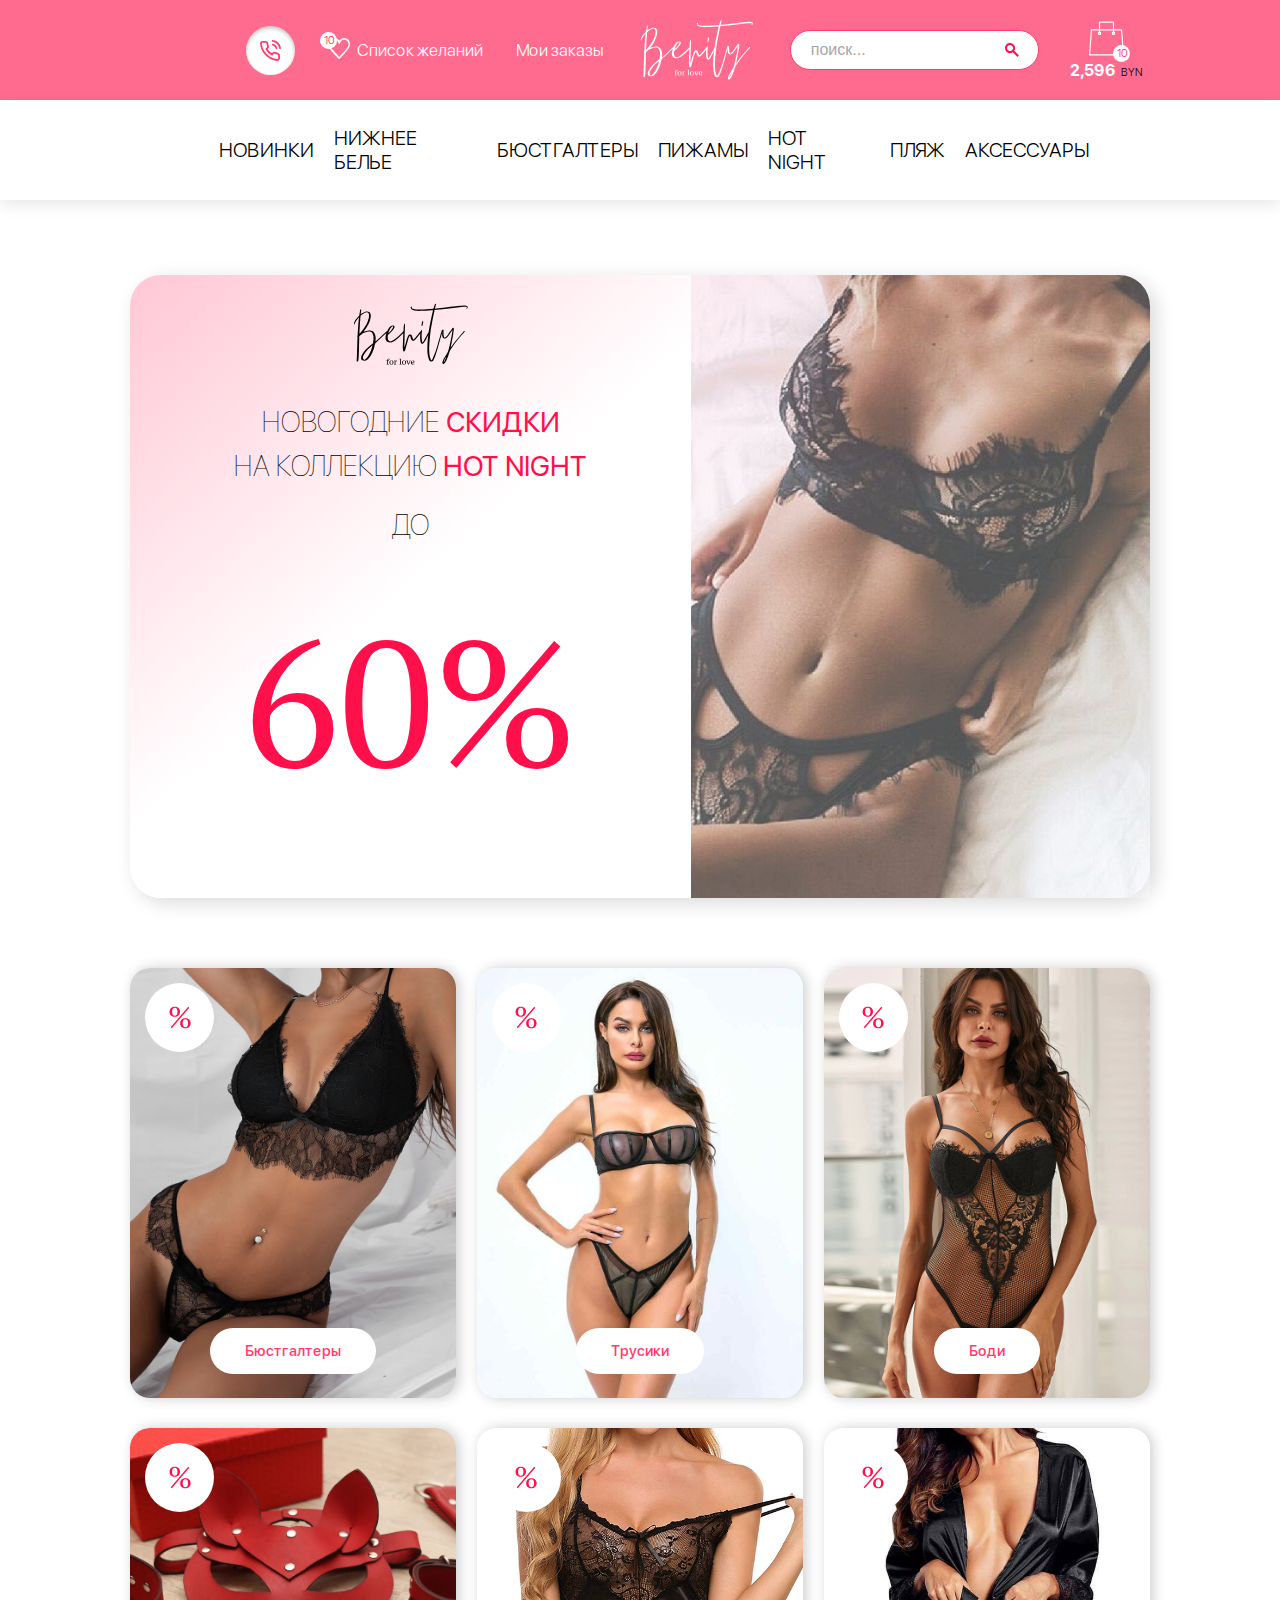
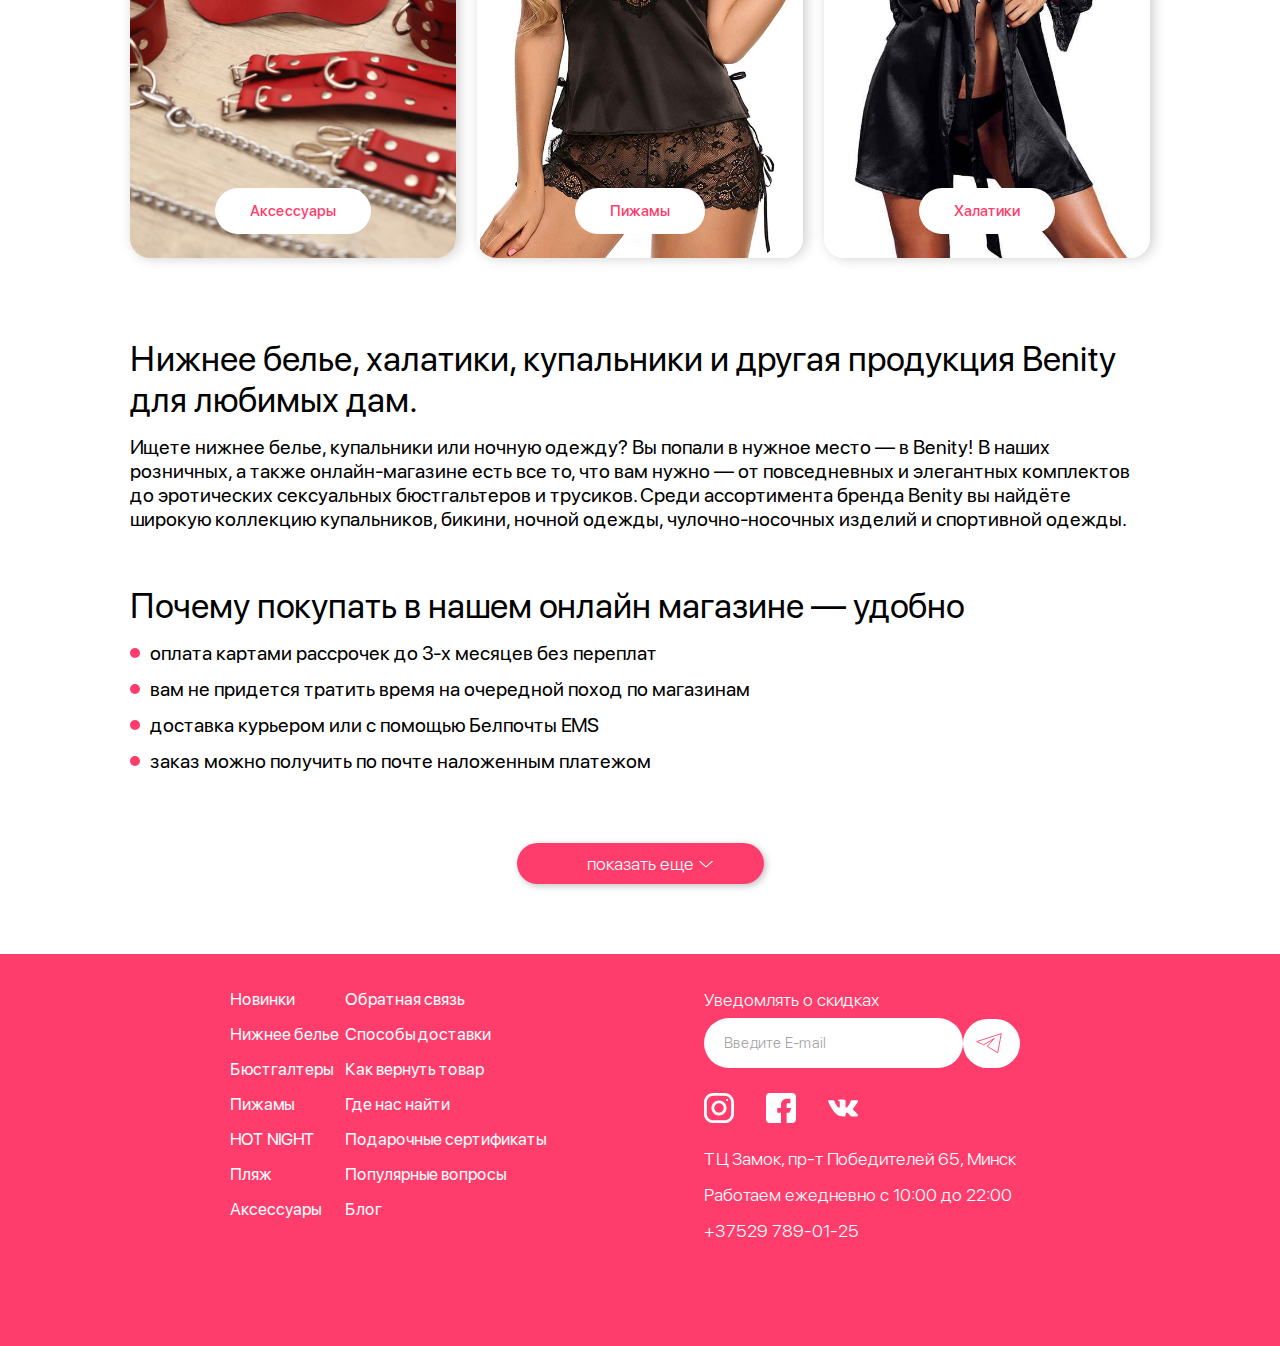
<file: index.html>
<!doctype html>
<html lang="ru">

<head>
   <meta charset="utf-8">
   <link href="https://fonts.googleapis.com/css2?family=PT+Serif:wght@400;700&display=swap" rel="stylesheet">
   <link rel="stylesheet" href="css/jquery-ui.css">
   <link rel="stylesheet" href="css/style.css">
   <meta name="viewport" content="width=device-width, initial-scale=1">

   <script src="https://ajax.googleapis.com/ajax/libs/jquery/3.6.0/jquery.min.js"></script>
   <script src="jquery-ui.min.js"></script>



   <title>Benity for love</title>
</head>

<body class="mainbody">

   <header class="header__wrapper ">
      <header class="header ">
         <div class="container">
            <div class="header__inner ">
               <button class="header__call">
                  <img src="img/header/phone.svg" alt="">
               </button>
               <div class="header__likes">
                  <a href="" class="header__likes-img">
                     <img src="img/header/like.svg" alt="">
                  </a>
                  <div class="header__count count-likes">
                     10
                  </div>
                  <a href="" class="header__likes-text">
                     Список желаний
                  </a>
               </div>
               <a href="buycard.html" class="header__choice">
                  Мои заказы
               </a>
               <a href="index.html" class="header__logo">
                  <img src="img/header/logo.svg" alt="">
               </a>
               <div class="header__search">
                  <div class="header__search-inner">
                     <input placeholder="поиск..." type="search">
                     <button class="header__search-icon">
                        <img src="img/header/search.svg" alt="">
                     </button>
                  </div>
               </div>
               <a href="buycard.html" class="header__card">
                  <div class="header__card-img">
                     <img src="img/header/card.svg" alt="">
                     <div class="header__count count-card">
                        10
                     </div>
                  </div>

                  <div class="header__card-price">
                     <div class="header__card-price-numb">
                        2,596
                     </div>
                     <div class="header__card-price-text">
                        byn
                     </div>
                  </div>
               </a>


               <button type="button" class="burger ">
                  <div class="burger__item"></div>
               </button>

            </div>
         </div>
      </header>

      <nav class="nav mainnav ">
         <div class="container">
            <div class="nav__links">
               <a href="catalog.html" class="nav__link">Новинки</a>
               <a href="catalog.html" class="nav__link">Нижнее белье</a>
               <a href="catalog.html" class="nav__link">бюстгалтеры</a>
               <a href="catalog.html" class="nav__link">пижамы</a>
               <a href="catalog.html" class="nav__link">hot night</a>
               <a href="catalog.html" class="nav__link">Пляж</a>
               <a href="catalog.html" class="nav__link">аксессуары</a>
            </div>
         </div>
      </nav>
   </header>



   <section class="main mainindex">
      <div class="container">


         <div class="main__content mainindexcontent">

            <section class="preview">
               <div class="preview__inner">
                  <div class="preview__left">
                     <div class="preview__logo">
                        <img src="img/main/logoblack.svg" alt="">
                     </div>
                     <div class="preview__text">
                        <p>Новогодние <span>скидки</span></p>
                        <p>на коллекцию <span>HOT NIGHT</span></p>
                        <p>до</p>
                     </div>
                     <div class="preview__bigprocent">
                        60%
                     </div>
                  </div>
                  <div class="preview__right">
                     <img src="img/main/main1.jpg" alt="">
                  </div>
               </div>



               <div class="preview__items">
                  <a href="catalog.html" class="preview__item">
                     <div class="preview__item-img">
                        <img src="img/main/main2.jpg" alt="">
                     </div>
                     <div class="main__categories-mark">
                        <div class="main__categories-text">
                           Бюстгалтеры
                        </div>
                     </div>
                  </a>
                  <a href="catalog.html" class="preview__item">
                     <div class="preview__item-img">
                        <img src="img/main/main3.jpg" alt="">
                     </div>
                     <div class="main__categories-mark">
                        <div class="main__categories-text">
                           Трусики
                        </div>
                     </div>
                  </a>
                  <a href="catalog.html" class="preview__item">
                     <div class="preview__item-img">
                        <img src="img/main/main4.png" alt="">
                     </div>
                     <div class="main__categories-mark">
                        <div class="main__categories-text">
                           Боди
                        </div>
                     </div>
                  </a>
                  <a href="catalog.html" class="preview__item">
                     <div class="preview__item-img">
                        <img src="img/main/main5.jpg" alt="">
                     </div>
                     <div class="main__categories-mark">
                        <div class="main__categories-text">
                           Аксессуары
                        </div>
                     </div>
                  </a>
                  <a href="catalog.html" class="preview__item">
                     <div class="preview__item-img">
                        <img src="img/main/main6.jpg" alt="">
                     </div>
                     <div class="main__categories-mark">
                        <div class="main__categories-text">
                           Пижамы
                        </div>
                     </div>
                  </a>
                  <a href="catalog.html" class="preview__item">
                     <div class="preview__item-img">
                        <img src="img/main/main7.jpg" alt="">
                     </div>
                     <div class="main__categories-mark">
                        <div class="main__categories-text">
                           Халатики
                        </div>
                     </div>
                  </a>


               </div>



               <div class="preview__text-under">
                  <h2 class="preview__title">
                     Нижнее белье, халатики, купальники и другая продукция Benity для любимых дам.
                  </h2>
                  <p>Ищете нижнее белье, купальники или ночную одежду? Вы попали в нужное место — в Benity! В наших
                     розничных, а также онлайн-магазине есть все то, что вам нужно — от повседневных и элегантных
                     комплектов до эротических сексуальных бюстгальтеров и трусиков. Среди ассортимента бренда Benity вы
                     найдёте широкую коллекцию купальников, бикини, ночной одежды, чулочно-носочных изделий и спортивной
                     одежды.</p>
                  <h2 class="preview__title">
                     Почему покупать в нашем онлайн магазине — удобно
                  </h2>
                  <ul>
                     <li>оплата картами рассрочек до 3-х месяцев без переплат</li>
                     <li>вам не придется тратить время на очередной поход по магазинам</li>
                     <li>доставка курьером или с помощью Белпочты EMS</li>
                     <li>заказ можно получить по почте наложенным платежом</li>

                  </ul>
               </div>
               <button class="main__items-btnmore">
                  показать еще
               </button>


            </section>


         </div>




















      </div>
   </section>

   <footer class="footer">
      <div class="container">
         <div class="footer__inner">

            <div class="footer__left">
               <div class="footer__links">
                  <div class="footer__links-left">
                     <a href="" class="footer__link">Новинки</a>
                     <a href="" class="footer__link">Нижнее белье</a>
                     <a href="" class="footer__link">Бюстгалтеры</a>
                     <a href="" class="footer__link">Пижамы</a>
                     <a href="" class="footer__link">HOT NIGHT</a>
                     <a href="" class="footer__link">Пляж</a>
                     <a href="" class="footer__link">Аксессуары</a>
                  </div>

                  <div class="footer__links-right">
                     <a href="" class="footer__link">Обратная связь</a>
                     <a href="" class="footer__link">Способы доставки</a>
                     <a href="" class="footer__link">Как вернуть товар</a>
                     <a href="" class="footer__link">Где нас найти</a>
                     <a href="" class="footer__link">Подарочные сертификаты</a>
                     <a href="" class="footer__link">Популярные вопросы</a>
                     <a href="" class="footer__link">Блог</a>
                  </div>



               </div>



            </div>


            <div class="footer__right">
               <div class="footer__notification">
                  Уведомлять о скидках
               </div>
               <form action="" class="footer__form">

                  <input placeholder="Введите E-mail" type="text">

                  <button type="button" class="footer__btn">
                     <img src="img/footer/telegram.svg" alt="">
                  </button>
               </form>
               <div class="footer__social">
                  <a href="" class="footer__social-item">
                     <img src="img/footer/instagram.svg" alt="">
                  </a>
                  <a href="" class="footer__social-item">
                     <img src="img/footer/facebook.svg" alt="">
                  </a>
                  <a href="" class="footer__social-item">
                     <img src="img/footer/vk.svg" alt="">
                  </a>
               </div>
               <div class="footer__adress">
                  <p>ТЦ Замок, пр-т Победителей 65, Минск</p>
                  <p>Работаем ежедневно с 10:00 до 22:00</p>
                  <p>+37529 789-01-25</p>
               </div>
            </div>
         </div>
      </div>


   </footer>

</body>

<script src="app.js"></script>

</html>
</file>
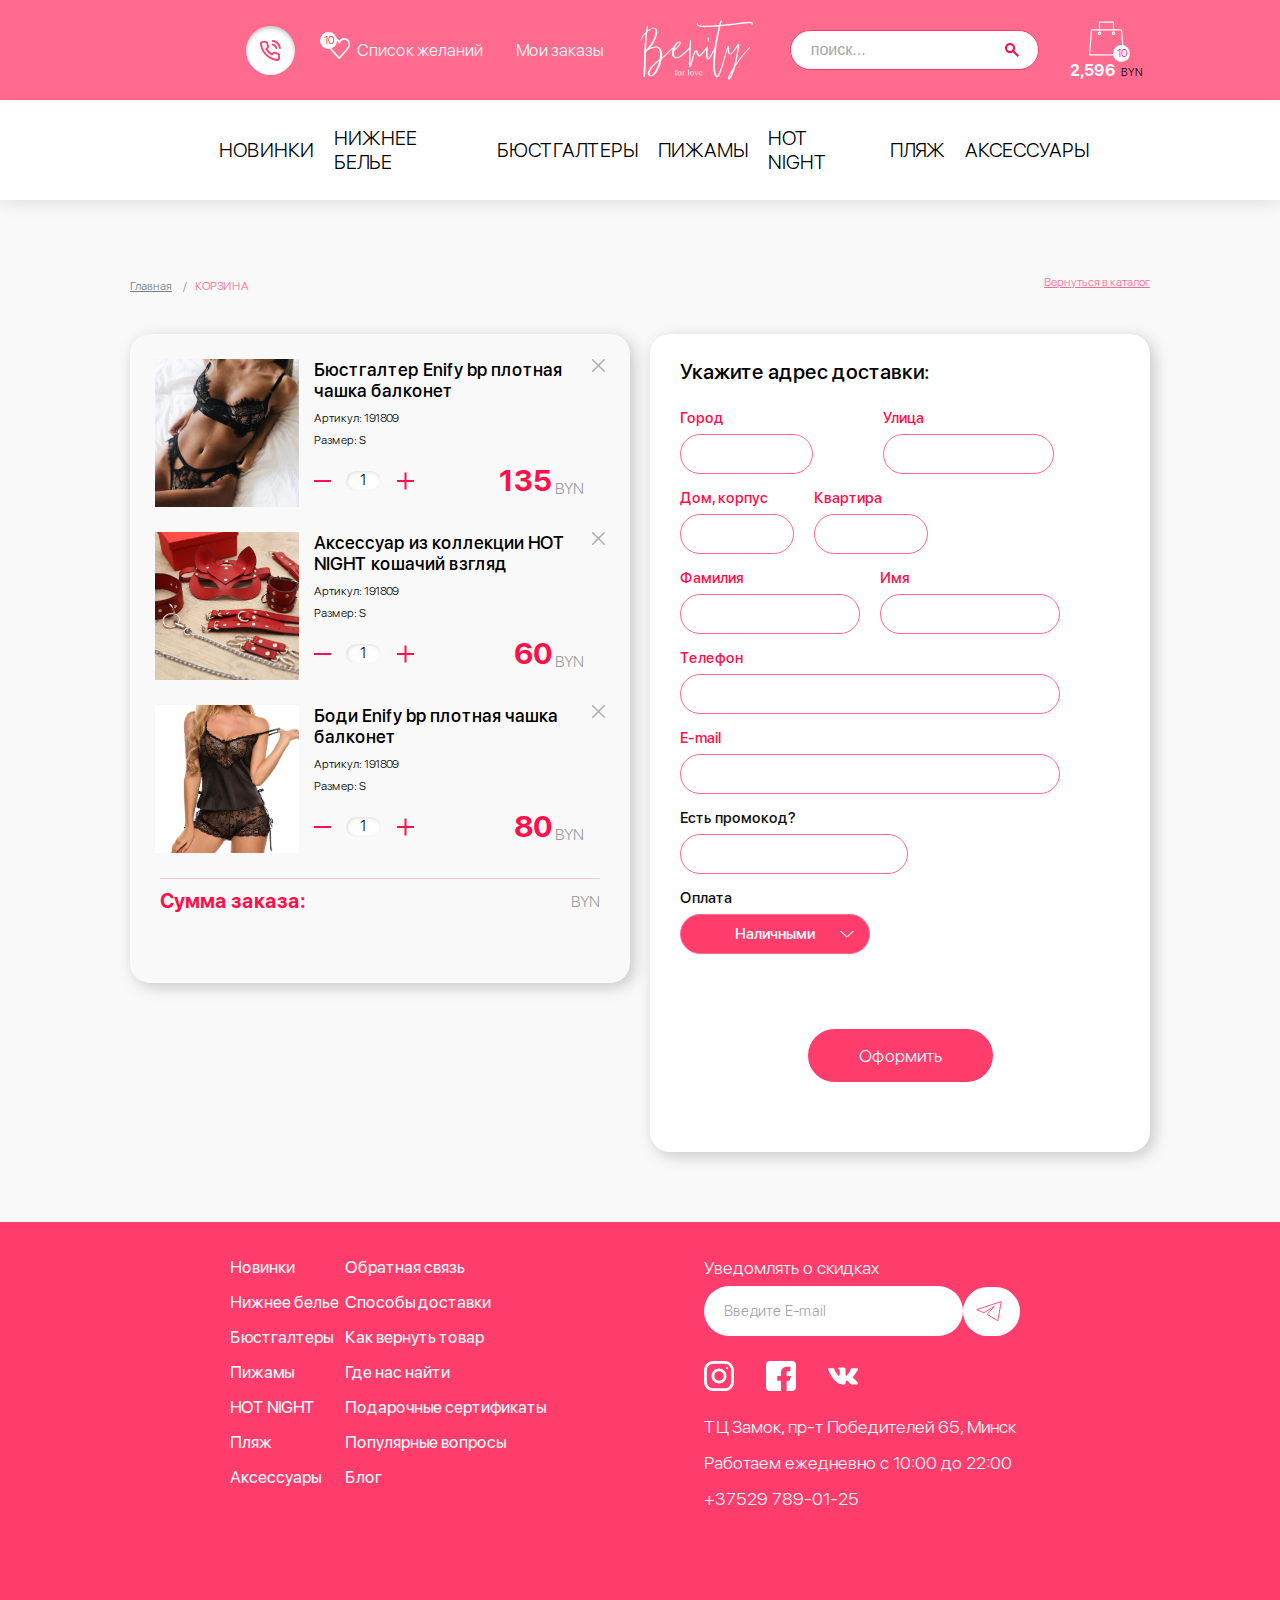
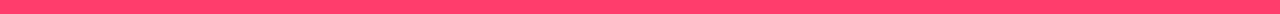
<file: buycard.html>
<!doctype html>
<html lang="ru">

<head>
   <meta charset="utf-8">
   <link href="https://fonts.googleapis.com/css2?family=Noto+Serif:wght@700&display=swap" rel="stylesheet">
   <link rel="stylesheet" href="css/jquery-ui.css">
   <link rel="stylesheet" href="css/style.css">
   <link rel="stylesheet" type="text/css" href="css/slick.css" />
   <link rel="stylesheet" type="text/css" href="css/slick-theme.css" />
   <meta name="viewport" content="width=device-width, initial-scale=1">

   <script src="https://ajax.googleapis.com/ajax/libs/jquery/3.6.0/jquery.min.js"></script>
   <script src="jquery-ui.min.js"></script>



   <title>Benity for love</title>
</head>

<body>


   <header class="header__wrapper ">
      <header class="header ">
         <div class="container">
            <div class="header__inner ">
               <button class="header__call">
                  <img src="img/header/phone.svg" alt="">
               </button>
               <div class="header__likes">
                  <a href="" class="header__likes-img">
                     <img src="img/header/like.svg" alt="">
                  </a>
                  <div class="header__count count-likes">
                     10
                  </div>
                  <a href="" class="header__likes-text">
                     Список желаний
                  </a>
               </div>
               <a href="buycard.html" class="header__choice">
                  Мои заказы
               </a>
               <a href="index.html" class="header__logo">
                  <img src="img/header/logo.svg" alt="">
               </a>
               <div class="header__search">
                  <div class="header__search-inner">
                     <input placeholder="поиск..." type="search">
                     <button class="header__search-icon">
                        <img src="img/header/search.svg" alt="">
                     </button>
                  </div>
               </div>
               <a href="buycard.html" class="header__card">
                  <div class="header__card-img">
                     <img src="img/header/card.svg" alt="">
                     <div class="header__count count-card">
                        10
                     </div>
                  </div>

                  <div class="header__card-price">
                     <div class="header__card-price-numb">
                        2,596
                     </div>
                     <div class="header__card-price-text">
                        byn
                     </div>
                  </div>
               </a>


               <button type="button" class="burger ">
                  <div class="burger__item"></div>
               </button>

            </div>
         </div>
      </header>

      <nav class="nav mainnav ">
         <div class="container">
            <div class="nav__links">
               <a href="catalog.html" class="nav__link">Новинки</a>
               <a href="catalog.html" class="nav__link">Нижнее белье</a>
               <a href="catalog.html" class="nav__link">бюстгалтеры</a>
               <a href="catalog.html" class="nav__link">пижамы</a>
               <a href="catalog.html" class="nav__link">hot night</a>
               <a href="catalog.html" class="nav__link">Пляж</a>
               <a href="catalog.html" class="nav__link">аксессуары</a>
            </div>
         </div>
      </nav>
   </header>


   <section class="main">
      <div class="container">
         <div class="main__nav">
            <div class="main__nav-links nav-card">
               <div class="main__nav-links-inner">
                  <a href="index.html" class="main__nav-link">Главная</a>
                  <a href="catalog.html" class="main__nav-link">Корзина</a>
               </div>

               <a href="catalog.html" class="main__nav-link-backtocatalog">
                  Вернуться в каталог
               </a>


            </div>
         </div>



         <div class="main__content buycard">
            <div class="main__buycard">
               <div class="buycard__inner">
                  <div class="buycard__left">
                     <div class="buycard__left-inner">
                        <div class="buycard__item">
                           <div class="buycard__item-img">
                              <img src="img/buycard/1.jpg" alt="">
                           </div>
                           <div class="buycard__item-text">
                              <h2 class="buycard__item-title">
                                 Бюстгалтер Enify bp плотная чашка балконет
                              </h2>
                              <p class="buycard__item-articul">
                                 Артикул: 191809
                              </p>
                              <p class="buycard__item-size">
                                 Размер: S
                              </p>
                              <div class="buycard__item-bottom">
                                 <div class="buycard__item-count">
                                    <button onclick="minus(1)" type="button" class="buycard__count-decrease"></button>
                                    <!-- <input id="col_1" value="1" class="buycard__count" type="text"> -->
                                    <div id="col_1" class="buycard__count">1</div>
                                    <button onclick="plus(1)" type="button" class="buycard__count-increase">
                                    </button>
                                 </div>
                                 <div class="buycard__item-price">
                                    <div class="main__card-price">

                                       <div id="cena_1" class="main__item-priceold priceincart">
                                          135
                                       </div>
                                       <div id="cenap_1" class="main__item-pricenew">
                                          135
                                       </div>
                                       <div class="main__item-pricebyn">
                                          BYN
                                       </div>
                                    </div>
                                 </div>
                              </div>


                           </div>
                           <button type="button" class="buycard__delete">
                              <img src="img/buycard/close.svg" alt="">
                           </button>
                        </div>
                        <div class="buycard__item">
                           <div class="buycard__item-img">
                              <img src="img/buycard/2.jpg" alt="">
                           </div>
                           <div class="buycard__item-text">
                              <h2 class="buycard__item-title">
                                 Аксессуар из коллекции HOT NIGHT кошачий взгляд
                              </h2>
                              <p class="buycard__item-articul">
                                 Артикул: 191809
                              </p>
                              <p class="buycard__item-size">
                                 Размер: S
                              </p>
                              <div class="buycard__item-bottom">
                                 <div class="buycard__item-count">
                                    <button onclick="minus(2)" type="button" class="buycard__count-decrease"></button>
                                    <!-- <input id="col_1" value="1" class="buycard__count" type="text"> -->
                                    <div id="col_2" class="buycard__count">1</div>
                                    <button onclick="plus(2)" type="button" class="buycard__count-increase">
                                    </button>
                                 </div>
                                 <div class="buycard__item-price">
                                    <div class="main__card-price">

                                       <div id="cena_2" class="main__item-priceold priceincart">
                                          60
                                       </div>
                                       <div id="cenap_2" class="main__item-pricenew">
                                          60
                                       </div>
                                       <div class="main__item-pricebyn">
                                          BYN
                                       </div>
                                    </div>
                                 </div>
                              </div>


                           </div>
                           <button type="button" class="buycard__delete">
                              <img src="img/buycard/close.svg" alt="">
                           </button>
                        </div>
                        <div class="buycard__item">
                           <div class="buycard__item-img">
                              <img src="img/buycard/3.jpg" alt="">
                           </div>
                           <div class="buycard__item-text">
                              <h2 class="buycard__item-title">
                                 Боди Enify bp плотная чашка балконет
                              </h2>
                              <p class="buycard__item-articul">
                                 Артикул: 191809
                              </p>
                              <p class="buycard__item-size">
                                 Размер: S
                              </p>
                              <div class="buycard__item-bottom">
                                 <div class="buycard__item-count">
                                    <button onclick="minus(3)" type="button" class="buycard__count-decrease"></button>
                                    <!-- <input id="col_1" value="1" class="buycard__count" type="text"> -->
                                    <div id="col_3" class="buycard__count">1</div>
                                    <button onclick="plus(3)" type="button" class="buycard__count-increase">
                                    </button>
                                 </div>
                                 <div class="buycard__item-price">
                                    <div class="main__card-price">

                                       <div id="cena_3" class="main__item-priceold priceincart">
                                          80
                                       </div>
                                       <div id="cenap_3" class="main__item-pricenew">
                                          80
                                       </div>
                                       <div class="main__item-pricebyn">
                                          BYN
                                       </div>
                                    </div>
                                 </div>
                              </div>


                           </div>
                           <button type="button" class="buycard__delete">
                              <img src="img/buycard/close.svg" alt="">
                           </button>
                        </div>
                     </div>
                     <div class="buycard__sum">
                        <p class="buycard__sum-text">
                           Сумма заказа:
                        </p>
                        <p class="buycard__sum-count">
                           <span id="itog" class="main__item-pricenew">

                           </span>
                           <span class="main__item-pricebyn">
                              BYN
                           </span>
                        </p>
                     </div>

                  </div>
                  <div class="buycard__right">
                     <h2 class="buycard__right-title">
                        Укажите адрес доставки:
                     </h2>
                     <div class="buycard__right-inner">
                        <div class="buycard__right-wrapper">

                           <div class="buycard__city">
                              <h3>Город</h3>
                              <input required placeholder="Заполните поле" class="buycard__input" type="text">


                           </div>
                           <div class="buycard__street">
                              <h3>Улица</h3>
                              <input required placeholder="Заполните поле" class="buycard__input" type="text">
                           </div>
                        </div>
                        <div class="buycard__right-wrapper">
                           <div class="buycard__corp">
                              <h3>Дом, корпус</h3>
                              <input required placeholder="Заполните поле" class="buycard__input" type="text">

                           </div>
                           <div class="buycard__appart">
                              <h3>Квартира</h3>
                              <input required placeholder="Заполните поле" class="buycard__input" type="text">

                           </div>
                        </div>
                        <div class="buycard__right-wrapper">
                           <div class="buycard__surname">
                              <h3>Фамилия</h3>
                              <input required placeholder="Заполните поле" class="buycard__input" type="text">

                           </div>
                           <div class="buycard__name">
                              <h3>Имя</h3>
                              <input required placeholder="Заполните поле" class="buycard__input" type="text">

                           </div>
                        </div>
                        <div class="buycard__right-wrapper">
                           <div class="buycard__phone">
                              <h3>Телефон</h3>
                              <input required placeholder="Заполните поле" class="buycard__input" type="text">

                           </div>
                        </div>
                        <div class="buycard__right-wrapper">
                           <div class="buycard__email">
                              <h3>E-mail</h3>
                              <input required placeholder="Заполните поле" class="buycard__input" type="text">

                           </div>
                        </div>

                        <div class="buycard__right-wrapper">
                           <div class="buycard__promo">
                              <h3>Есть промокод?</h3>
                              <input value="" required placeholder="Заполните поле" class="buycard__input " type="text">

                           </div>
                        </div>
                        <div class="buycard__right-wrapper">
                           <div class="buycard__pay ">
                              <h3>Оплата</h3>
                              <button class="buycard__pay-btn ">
                                 <ul>
                                    <li class="activepayli">Наличными</li>
                                    <li>Кредитной Картой</li>
                                    <li>Биткоин кошелек</li>
                                    <li>Киви и другие кошельки
                                    </li>
                                    <li>Кредитной Картой</li>
                                 </ul>
                              </button>
                           </div>

                        </div>








                     </div>
                     <button type="button" class="btn buycard__submitbtn">
                        Оформить
                     </button>
                  </div>
               </div>
            </div>




         </div>




      </div>
   </section>

   <footer class="footer">
      <div class="container">
         <div class="footer__inner">

            <div class="footer__left">
               <div class="footer__links">
                  <div class="footer__links-left">
                     <a href="" class="footer__link">Новинки</a>
                     <a href="" class="footer__link">Нижнее белье</a>
                     <a href="" class="footer__link">Бюстгалтеры</a>
                     <a href="" class="footer__link">Пижамы</a>
                     <a href="" class="footer__link">HOT NIGHT</a>
                     <a href="" class="footer__link">Пляж</a>
                     <a href="" class="footer__link">Аксессуары</a>
                  </div>

                  <div class="footer__links-right">
                     <a href="" class="footer__link">Обратная связь</a>
                     <a href="" class="footer__link">Способы доставки</a>
                     <a href="" class="footer__link">Как вернуть товар</a>
                     <a href="" class="footer__link">Где нас найти</a>
                     <a href="" class="footer__link">Подарочные сертификаты</a>
                     <a href="" class="footer__link">Популярные вопросы</a>
                     <a href="" class="footer__link">Блог</a>
                  </div>



               </div>



            </div>


            <div class="footer__right">
               <div class="footer__notification">
                  Уведомлять о скидках
               </div>
               <form action="" class="footer__form">

                  <input placeholder="Введите E-mail" type="text">

                  <button type="button" class="footer__btn">
                     <img src="img/footer/telegram.svg" alt="">
                  </button>
               </form>
               <div class="footer__social">
                  <a href="" class="footer__social-item">
                     <img src="img/footer/instagram.svg" alt="">
                  </a>
                  <a href="" class="footer__social-item">
                     <img src="img/footer/facebook.svg" alt="">
                  </a>
                  <a href="" class="footer__social-item">
                     <img src="img/footer/vk.svg" alt="">
                  </a>
               </div>
               <div class="footer__adress">
                  <p>ТЦ Замок, пр-т Победителей 65, Минск</p>
                  <p>Работаем ежедневно с 10:00 до 22:00</p>
                  <p>+37529 789-01-25</p>
               </div>
            </div>
         </div>
      </div>


   </footer>

</body>
<script src="slick.js"></script>
<script src="app.js"></script>

</html>
</file>
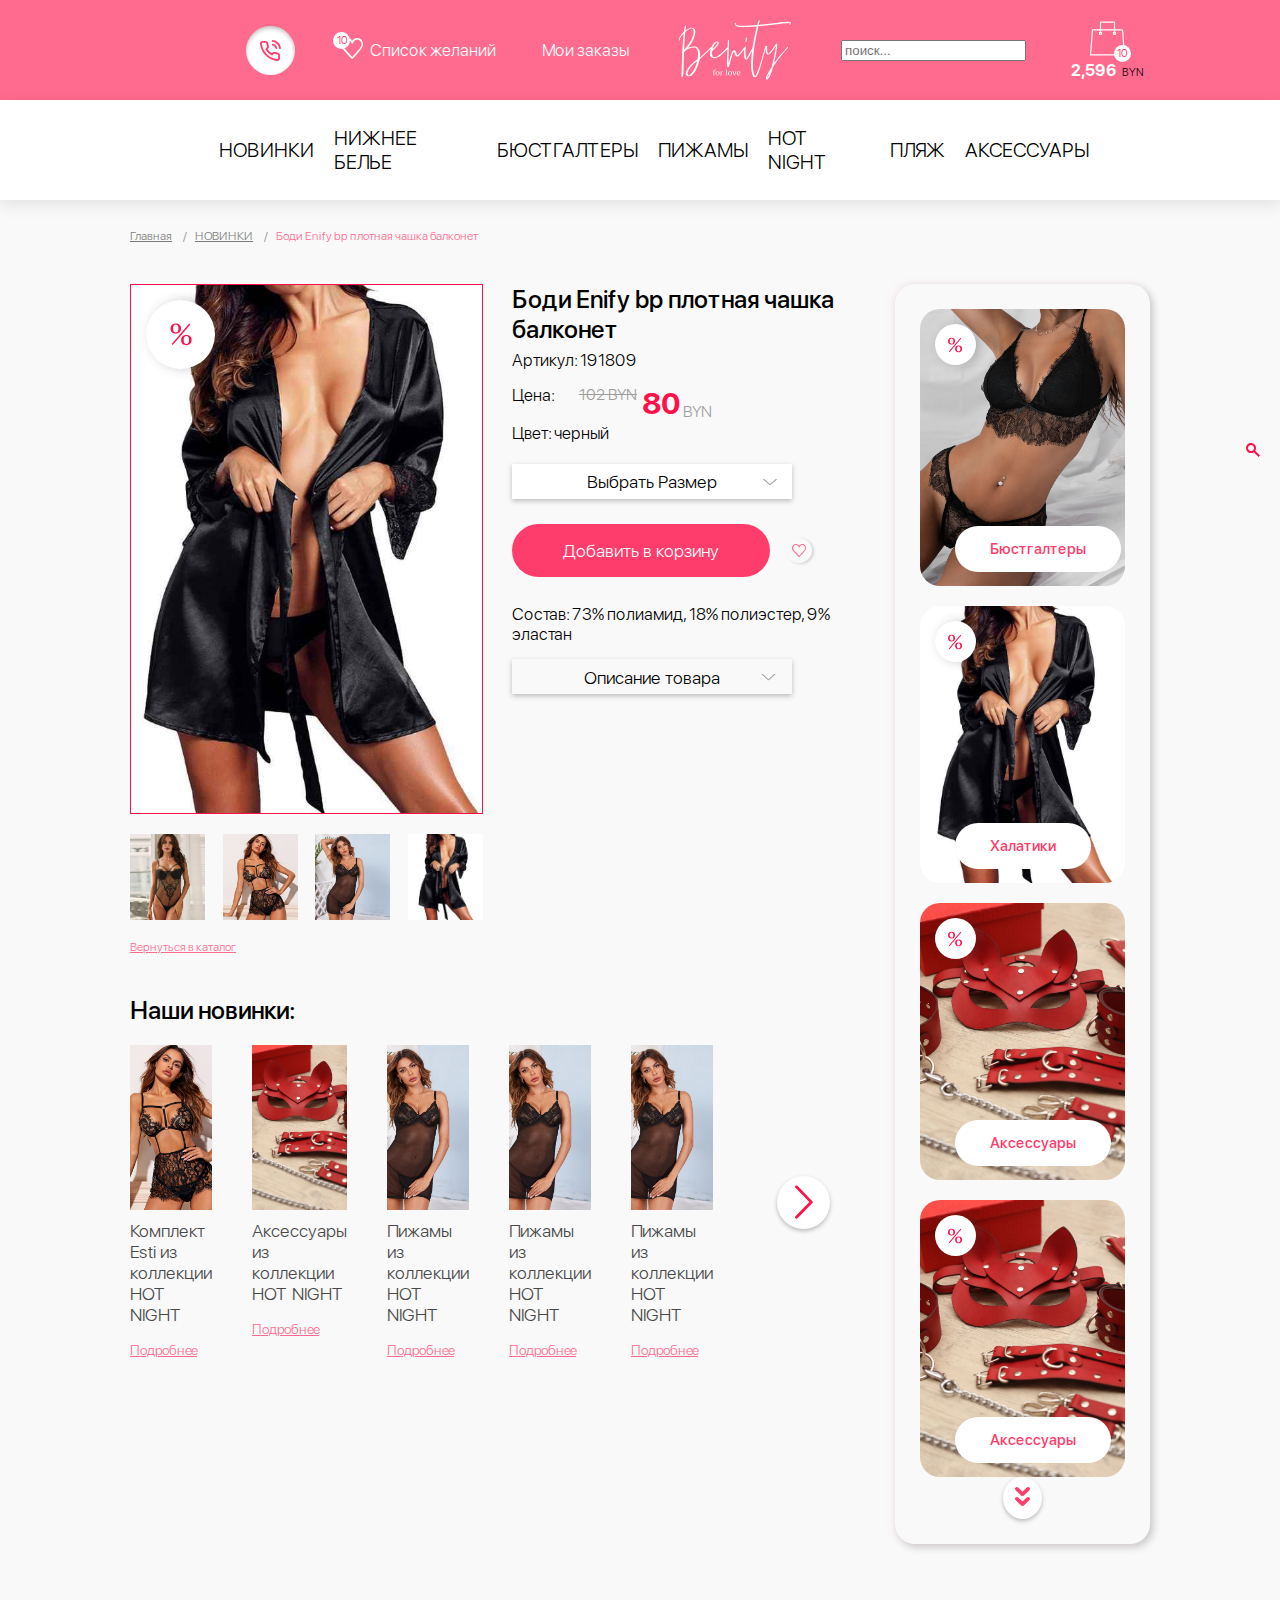
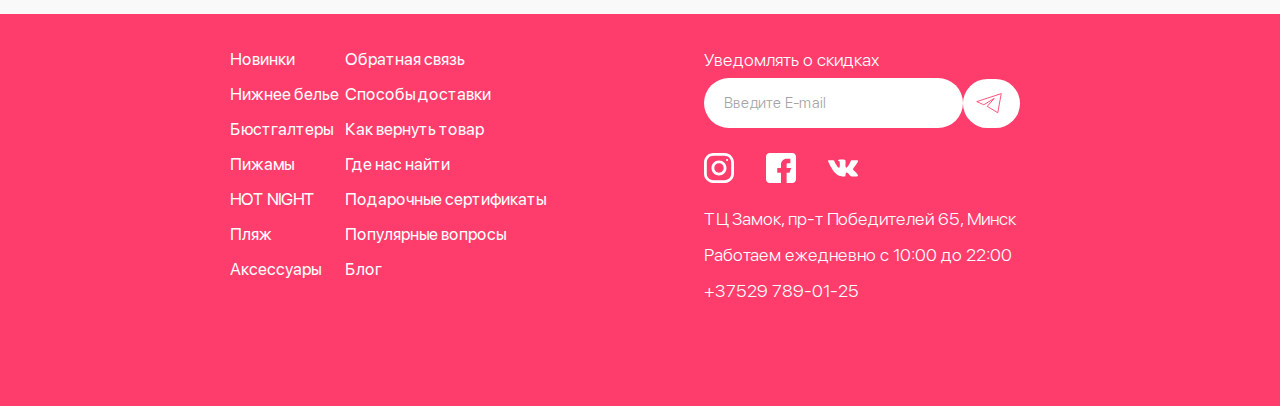
<file: card.html>
<!doctype html>
<html lang="ru">

<head>
   <meta charset="utf-8">
   <link href="https://fonts.googleapis.com/css2?family=Noto+Serif:wght@700&display=swap" rel="stylesheet">
   <link rel="stylesheet" href="css/jquery-ui.css">
   <link rel="stylesheet" href="css/style.css">
   <link rel="stylesheet" type="text/css" href="css/slick.css" />
   <link rel="stylesheet" type="text/css" href="css/slick-theme.css" />
   <meta name="viewport" content="width=device-width, initial-scale=1">

   <script src="https://ajax.googleapis.com/ajax/libs/jquery/3.6.0/jquery.min.js"></script>
   <script src="jquery-ui.min.js"></script>



   <title>Benity for love</title>
</head>

<body>


   <header class="header">
      <div class="container">
         <div class="header__inner">
            <button class="header__call">
               <img src="img/header/phone.svg" alt="">
            </button>
            <div class="header__likes">
               <button class="header__likes-img">
                  <img src="img/header/like.svg" alt="">
               </button>
               <div class="header__count count-likes">
                  10
               </div>
               <div class="header__likes-text">
                  Список желаний
               </div>
            </div>
            <div class="header__choice">
               Мои заказы
            </div>
            <div class="header__logo">
               <img src="img/header/logo.svg" alt="">
            </div>
            <div class="header__search">
               <input placeholder="поиск..." type="search">
               <button class="header__search-icon">
                  <img src="img/header/search.svg" alt="">
               </button>
            </div>
            <div class="header__card">
               <div class="header__card-img">
                  <img src="img/header/card.svg" alt="">
                  <div class="header__count count-card">
                     10
                  </div>
               </div>

               <div class="header__card-price">
                  <div class="header__card-price-numb">
                     2,596
                  </div>
                  <div class="header__card-price-text">
                     byn
                  </div>
               </div>
            </div>
         </div>
      </div>
   </header>

   <nav class="nav">
      <div class="container">
         <div class="nav__links">
            <a href="" class="nav__link">Новинки</a>
            <a href="" class="nav__link">Нижнее белье</a>
            <a href="" class="nav__link">бюстгалтеры</a>
            <a href="" class="nav__link">пижамы</a>
            <a href="" class="nav__link">hot night</a>
            <a href="" class="nav__link">Пляж</a>
            <a href="" class="nav__link">аксессуары</a>
         </div>
      </div>
   </nav>


   <section class="main">
      <div class="container">
         <div class="main__nav">
            <div class="main__nav-links">
               <a href="" class="main__nav-link">Главная</a>
               <a href="" class="main__nav-link">Новинки</a>
               <a href="" class="main__nav-link">Боди Enify bp плотная чашка балконет</a>
            </div>
         </div>



         <div class="main__content cards">
            <div class="main__card">
               <div class="main__card-bigitem">
                  <div class="main__card-bigitem-about">
                     <div class="main__card-preview">
                        <div class="main__preview-bigimg">
                           <img id="previewimg1" src="img/card/bigpicture.png" alt="">
                           <img id="previewimg2" src="img/card/2.jpg" alt="">
                           <img id="previewimg3" src="img/card/4.jpg" alt="">
                           <img id="previewimg4" src="img/card/5.jpg" alt="">
                        </div>
                        <div class="main__preview-img-targets">
                           <a href="#previewimg1" class="main__preview-img-target">
                              <img src="img/card/bigpicture.png" alt="">
                           </a>
                           <a href="#previewimg2" class="main__preview-img-target">
                              <img src="img/card/2.jpg" alt="">
                           </a>
                           <a href="#previewimg3" class="main__preview-img-target">
                              <img src="img/card/4.jpg" alt="">
                           </a>
                           <a href="#previewimg4" class="main__preview-img-target">
                              <img src="img/card/5.jpg" alt="">
                           </a>
                        </div>

                     </div>
                     <div class="main__card-info">
                        <h2 class="main__filter-title">Боди Enify bp плотная чашка балконет</h2>
                        <div class="main__card-articul">
                           Артикул: 191809
                        </div>
                        <div class="main__card-price">
                           <div class="main__card-price-text">
                              Цена:
                           </div>
                           <div class="main__item-priceold">
                              102 BYN
                           </div>
                           <div class="main__item-pricenew">
                              80
                           </div>
                           <div class="main__item-pricebyn">
                              BYN
                           </div>
                        </div>
                        <div class="main__card-color">
                           Цвет: черный
                        </div>
                        <div class="main__item-sizes incard">
                           <div class="main__item-sizes-size ">
                              L
                           </div>
                           <div class="main__item-sizes-size">
                              M
                           </div>
                           <div class="main__item-sizes-size">
                              S
                           </div>
                           <div class="main__item-sizes-size">
                              XS
                           </div>
                        </div>
                        <div class="main__item-size cardbtnsize">
                           Выбрать Размер
                        </div>
                        <div class="main__card-addtocard">
                           <button class="main__item-btn">
                              Добавить в корзину
                           </button>
                           <button class="main__item-like">
                              <img src="img/itemsImg/like.svg" alt="">
                           </button>
                        </div>

                        <div class="main__card-compound">
                           Состав: 73% полиамид, 18% полиэстер, 9% эластан
                        </div>
                        <ul class="main__card-description">
                           <li class="main__card-description-maintext">
                              Описание товара
                           </li>

                           <li class="main__card-description-text">
                              Форма: деми
                           </li>
                           <li class="main__card-description-text">
                              Посадка: плотная чашка
                           </li>
                           <li class="main__card-description-text">
                              Коллекция: HOT NIGHT
                           </li>
                           <li class="main__card-description-text">
                              Модель: Enify pb
                           </li>
                           <li class="main__card-description-text">
                              Страна производства: Франция
                           </li>
                        </ul>


                     </div>
                  </div>

                  <a href="" class="main__card-backtocatalog">
                     Вернуться в каталог
                  </a>

                  <div class="main__card-news">
                     <h3 class="main__news-title">
                        Наши новинки:
                     </h3>
                     <div class="main__news-inner">
                        <div id="cardnewsSlider" class="main__news-items">
                           <div class="slick__item">
                              <div class="main__news-item">
                                 <div class="main__news-item-img">
                                    <img src="img/card/2.jpg" alt="">
                                 </div>
                                 <div class="main__news-item-title">
                                    Комплект Esti из коллекции HOT NIGHT
                                 </div>
                                 <a href="" class="main__news-item-link">
                                    Подробнее
                                 </a>
                              </div>
                           </div>
                           <div class="slick__item">
                              <div class="main__news-item">
                                 <div class="main__news-item-img">
                                    <img src="img/card/3.jpg" alt="">
                                 </div>
                                 <div class="main__news-item-title">
                                    Аксессуары из коллекции HOT NIGHT
                                 </div>
                                 <a href="" class="main__news-item-link">
                                    Подробнее
                                 </a>
                              </div>
                           </div>

                           <div class="slick__item">
                              <div class="main__news-item">
                                 <div class="main__news-item-img">
                                    <img src="img/card/4.jpg" alt="">
                                 </div>
                                 <div class="main__news-item-title">
                                    Пижамы из коллекции HOT NIGHT
                                 </div>
                                 <a href="" class="main__news-item-link">
                                    Подробнее
                                 </a>
                              </div>
                           </div>
                           <div class="slick__item">
                              <div class="main__news-item">
                                 <div class="main__news-item-img">
                                    <img src="img/card/4.jpg" alt="">
                                 </div>
                                 <div class="main__news-item-title">
                                    Пижамы из коллекции HOT NIGHT
                                 </div>
                                 <a href="" class="main__news-item-link">
                                    Подробнее
                                 </a>
                              </div>
                           </div>
                           <div class="slick__item">
                              <div class="main__news-item">
                                 <div class="main__news-item-img">
                                    <img src="img/card/4.jpg" alt="">
                                 </div>
                                 <div class="main__news-item-title">
                                    Пижамы из коллекции HOT NIGHT
                                 </div>
                                 <a href="" class="main__news-item-link">
                                    Подробнее
                                 </a>
                              </div>
                           </div>




                        </div>
                        <button class="main__news-btn">
                           <img src="img/card/newsarrow.svg" alt="">
                        </button>
                     </div>

                  </div>



               </div>
               <div class="main__card-categories">
                  <div class="main__categories-inner">
                     <div id="categoriesSlider" class="main__categories-items">
                        <div class="main__categories-item">
                           <img src="img/card/6.jpg" alt="">
                           <div class="main__categories-mark">
                              <div class="main__categories-text">
                                 Бюстгалтеры
                              </div>
                           </div>
                        </div>
                        <div class="main__categories-item">
                           <img src="img/card/5.jpg" alt="">
                           <div class="main__categories-mark">
                              <div class="main__categories-text">
                                 Халатики
                              </div>
                           </div>
                        </div>
                        <div class="main__categories-item">
                           <img src="img/card/3.jpg" alt="">

                           <div class="main__categories-mark">
                              <div class="main__categories-text">
                                 Аксессуары
                              </div>

                           </div>
                        </div>
                        <div class="main__categories-item">
                           <img src="img/card/3.jpg" alt="">

                           <div class="main__categories-mark">
                              <div class="main__categories-text">
                                 Аксессуары
                              </div>

                           </div>
                        </div>
                     </div>
                     <button class="main__categories-btn">
                        <img src="img/card/categoriesbtn.svg" alt="">
                     </button>
                  </div>
               </div>
            </div>
         </div>




      </div>
   </section>

   <footer class="footer">
      <div class="container">
         <div class="footer__inner">

            <div class="footer__left">
               <div class="footer__links">
                  <div class="footer__links-left">
                     <a href="" class="footer__link">Новинки</a>
                     <a href="" class="footer__link">Нижнее белье</a>
                     <a href="" class="footer__link">Бюстгалтеры</a>
                     <a href="" class="footer__link">Пижамы</a>
                     <a href="" class="footer__link">HOT NIGHT</a>
                     <a href="" class="footer__link">Пляж</a>
                     <a href="" class="footer__link">Аксессуары</a>
                  </div>

                  <div class="footer__links-right">
                     <a href="" class="footer__link">Обратная связь</a>
                     <a href="" class="footer__link">Способы доставки</a>
                     <a href="" class="footer__link">Как вернуть товар</a>
                     <a href="" class="footer__link">Где нас найти</a>
                     <a href="" class="footer__link">Подарочные сертификаты</a>
                     <a href="" class="footer__link">Популярные вопросы</a>
                     <a href="" class="footer__link">Блог</a>
                  </div>



               </div>



            </div>


            <div class="footer__right">
               <div class="footer__notification">
                  Уведомлять о скидках
               </div>
               <form action="" class="footer__form">

                  <input placeholder="Введите E-mail" type="text">

                  <button type="button" class="footer__btn">
                     <img src="img/footer/telegram.svg" alt="">
                  </button>
               </form>
               <div class="footer__social">
                  <a href="" class="footer__social-item">
                     <img src="img/footer/instagram.svg" alt="">
                  </a>
                  <a href="" class="footer__social-item">
                     <img src="img/footer/facebook.svg" alt="">
                  </a>
                  <a href="" class="footer__social-item">
                     <img src="img/footer/vk.svg" alt="">
                  </a>
               </div>
               <div class="footer__adress">
                  <p>ТЦ Замок, пр-т Победителей 65, Минск</p>
                  <p>Работаем ежедневно с 10:00 до 22:00</p>
                  <p>+37529 789-01-25</p>
               </div>
            </div>
         </div>
      </div>


   </footer>

</body>
<script src="slick.js"></script>
<script src="app.js"></script>

</html>
</file>
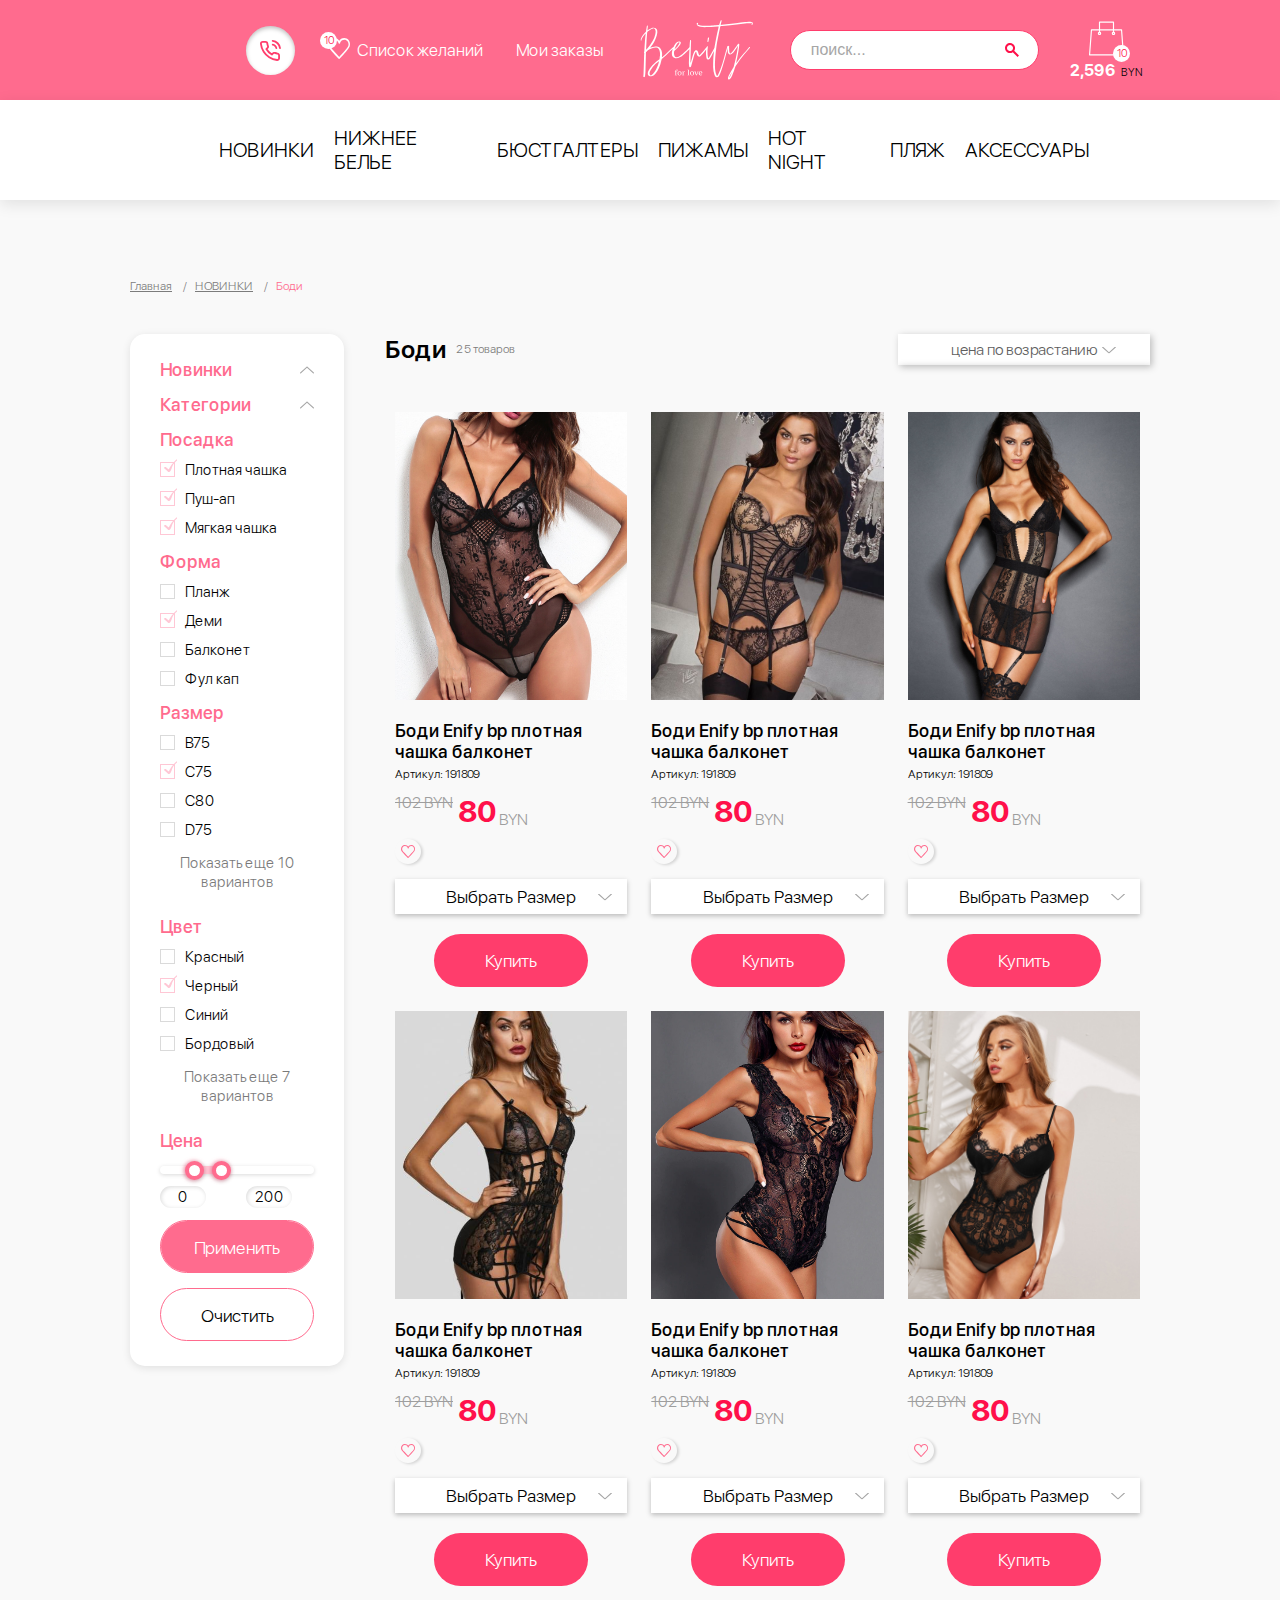
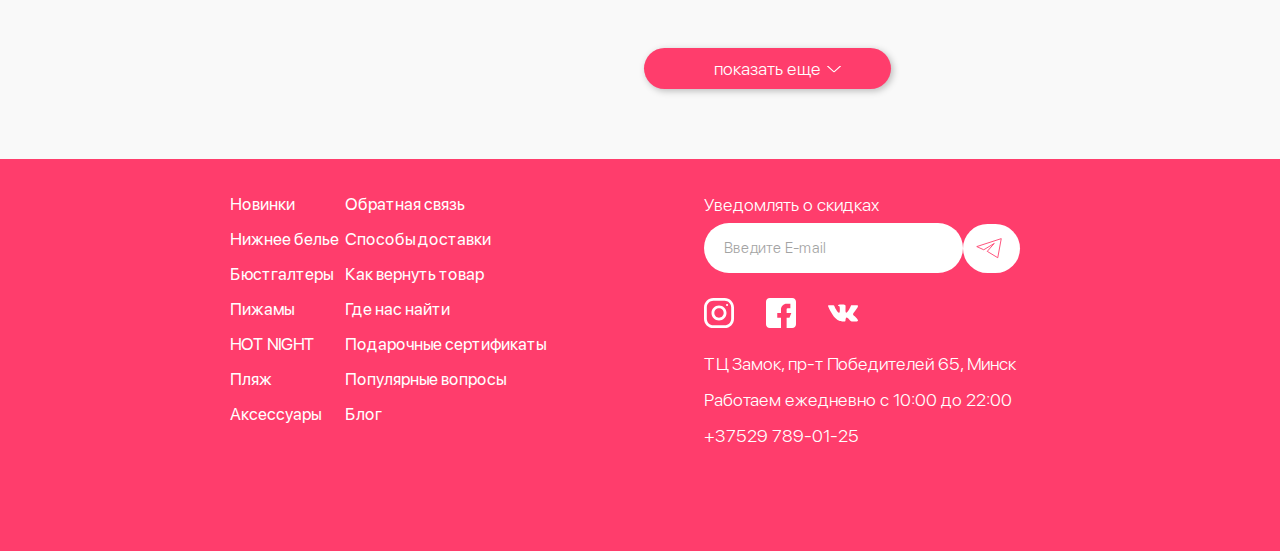
<file: catalog.html>
<!doctype html>
<html lang="ru">

<head>
   <meta charset="utf-8">
   <link href="https://fonts.googleapis.com/css2?family=Noto+Serif:wght@700&display=swap" rel="stylesheet">
   <link rel="stylesheet" href="css/jquery-ui.css">
   <link rel="stylesheet" href="css/style.css">
   <meta name="viewport" content="width=device-width, initial-scale=1">

   <script src="https://ajax.googleapis.com/ajax/libs/jquery/3.6.0/jquery.min.js"></script>
   <script src="jquery-ui.min.js"></script>



   <title>Benity for love</title>
</head>

<body>


   <header class="header__wrapper ">
      <header class="header ">
         <div class="container">
            <div class="header__inner ">
               <button class="header__call">
                  <img src="img/header/phone.svg" alt="">
               </button>
               <div class="header__likes">
                  <a href="" class="header__likes-img">
                     <img src="img/header/like.svg" alt="">
                  </a>
                  <div class="header__count count-likes">
                     10
                  </div>
                  <a href="" class="header__likes-text">
                     Список желаний
                  </a>
               </div>
               <a href="buycard.html" class="header__choice">
                  Мои заказы
               </a>
               <a href="index.html" class="header__logo">
                  <img src="img/header/logo.svg" alt="">
               </a>
               <div class="header__search">
                  <div class="header__search-inner">
                     <input placeholder="поиск..." type="search">
                     <button class="header__search-icon">
                        <img src="img/header/search.svg" alt="">
                     </button>
                  </div>
               </div>
               <a href="buycard.html" class="header__card">
                  <div class="header__card-img">
                     <img src="img/header/card.svg" alt="">
                     <div class="header__count count-card">
                        10
                     </div>
                  </div>

                  <div class="header__card-price">
                     <div class="header__card-price-numb">
                        2,596
                     </div>
                     <div class="header__card-price-text">
                        byn
                     </div>
                  </div>
               </a>


               <button type="button" class="burger ">
                  <div class="burger__item"></div>
               </button>

            </div>
         </div>
      </header>

      <nav class="nav mainnav ">
         <div class="container">
            <div class="nav__links">
               <a href="catalog.html" class="nav__link">Новинки</a>
               <a href="catalog.html" class="nav__link">Нижнее белье</a>
               <a href="catalog.html" class="nav__link">бюстгалтеры</a>
               <a href="catalog.html" class="nav__link">пижамы</a>
               <a href="catalog.html" class="nav__link">hot night</a>
               <a href="catalog.html" class="nav__link">Пляж</a>
               <a href="catalog.html" class="nav__link">аксессуары</a>
            </div>
         </div>
      </nav>
   </header>


   <section class="main">
      <div class="container">
         <div class="main__nav">
            <div class="main__nav-links">
               <a href="index.html" class="main__nav-link">Главная</a>
               <a href="catalog.html" class="main__nav-link">Новинки</a>
               <a href="catalog.html" class="main__nav-link">Боди</a>
            </div>
         </div>



         <div class="main__content filter filterslider filterclear cards">
            <div class="main__filter-formobinner">
               <span class="main__filterformobtex">
                  Фильтр
               </span>
               <div class="main__filter">

                  <div id="menuopened_1" class="filter__menu">
                     <button id="menubtn_1" class="filter__menubtnopen ">Новинки
                        <img src="img/filter/filterarrow.svg" alt="">
                     </button>
                     <div id="filtermenuitems_1" class="filter__menu-items">
                        <a href="#" class=" filter__input-btn">Нижнее белье</a>
                        <a href="#" class=" filter__input-btn">Бюстгалтеры</a>
                        <a href="#" class=" filter__input-btn">Купальники</a>
                        <a href="#" class=" filter__input-btn">Аксессуары</a>
                        <a href="#" class=" filter__input-btn inputactivebtn">Боди</a>
                     </div>
                  </div>
                  <div id="menuopened_1" class="filter__menu">
                     <button id="menubtn_1" class="filter__menubtnopen ">Категории
                        <img src="img/filter/filterarrow.svg" alt="">
                     </button>
                     <div id="filtermenuitems_1" class="filter__menu-items">
                        <a href="#" class=" filter__input-btn">Нижнее белье</a>
                        <a href="#" class=" filter__input-btn">Бюстгалтеры</a>
                        <a href="#" class=" filter__input-btn">Купальники</a>
                        <a href="#" class=" filter__input-btn">Аксессуары</a>
                        <a href="#" class=" filter__input-btn inputactivebtn">Боди</a>
                     </div>
                  </div>





                  <div class="filter__menu">
                     <span class="filter__menu-namecat">Посадка</span>
                     <div class="filter__menu-itemcheck">
                        <label class="filter__checkbox-other">

                           <input type="checkbox" checked>

                           <span>Плотная чашка</span>

                        </label>
                     </div>
                     <div class="filter__menu-itemcheck">
                        <label class="filter__checkbox-other  ">

                           <input type="checkbox" checked>

                           <span>Пуш-ап</span>

                        </label>
                     </div>
                     <div class="filter__menu-itemcheck">
                        <label class="filter__checkbox-other">

                           <input type="checkbox" checked>

                           <span>Мягкая чашка</span>

                        </label>
                     </div>




                  </div>

                  <div class="filter__menu">
                     <span class="filter__menu-namecat">Форма</span>
                     <div class="filter__menu-itemcheck">
                        <label class="filter__checkbox-other">

                           <input type="checkbox">

                           <span>Планж</span>

                        </label>
                     </div>
                     <div class="filter__menu-itemcheck">
                        <label class="filter__checkbox-other">

                           <input type="checkbox" checked>

                           <span>Деми</span>

                        </label>
                     </div>
                     <div class="filter__menu-itemcheck">
                        <label class="filter__checkbox-other">

                           <input type="checkbox">

                           <span>Балконет</span>

                        </label>
                     </div>
                     <div class="filter__menu-itemcheck">
                        <label class="filter__checkbox-other">

                           <input type="checkbox">

                           <span>Фул кап</span>

                        </label>
                     </div>




                  </div>




                  <div class="filter__menumaxh">
                     <div id="filtermenumaxh1" class="filter__menu menumaxh">
                        <span class="filter__menu-namecat">Размер</span>
                        <div class="filter__menu-itemcheck">
                           <label class="filter__checkbox-other">

                              <input type="checkbox">

                              <span>B75</span>

                           </label>
                        </div>
                        <div class="filter__menu-itemcheck">
                           <label class="filter__checkbox-other">

                              <input type="checkbox" checked>

                              <span>C75</span>

                           </label>
                        </div>
                        <div class="filter__menu-itemcheck">
                           <label class="filter__checkbox-other">

                              <input type="checkbox">

                              <span>C80</span>

                           </label>
                        </div>
                        <div class="filter__menu-itemcheck">
                           <label class="filter__checkbox-other">

                              <input type="checkbox">

                              <span>D75</span>

                           </label>
                        </div>



                        <div class="filter__menu-itemcheck">
                           <label class="filter__checkbox-other">

                              <input type="checkbox" checked>

                              <span>B75</span>

                           </label>
                        </div>
                        <div class="filter__menu-itemcheck">
                           <label class="filter__checkbox-other">

                              <input type="checkbox">

                              <span>C75</span>

                           </label>
                        </div>
                        <div class="filter__menu-itemcheck">
                           <label class="filter__checkbox-other">

                              <input type="checkbox" checked>

                              <span>C80</span>

                           </label>
                        </div>
                        <div class="filter__menu-itemcheck">
                           <label class="filter__checkbox-other">

                              <input type="checkbox">

                              <span>D75</span>

                           </label>
                        </div>

                        <div class="filter__menu-itemcheck">
                           <label class="filter__checkbox-other">

                              <input type="checkbox">

                              <span>B75</span>

                           </label>
                        </div>
                        <div class="filter__menu-itemcheck">
                           <label class="filter__checkbox-other">

                              <input type="checkbox">

                              <span>C75</span>

                           </label>
                        </div>
                        <div class="filter__menu-itemcheck">
                           <label class="filter__checkbox-other">

                              <input type="checkbox">

                              <span>C80</span>

                           </label>
                        </div>
                        <div class="filter__menu-itemcheck">
                           <label class="filter__checkbox-other">

                              <input type="checkbox">

                              <span>D75</span>

                           </label>
                        </div>

                        <div class="filter__menu-itemcheck">
                           <label class="filter__checkbox-other">

                              <input type="checkbox" checked>

                              <span>C80</span>

                           </label>
                        </div>
                        <div class="filter__menu-itemcheck">
                           <label class="filter__checkbox-other">

                              <input type="checkbox">

                              <span>D75</span>

                           </label>
                        </div>








                     </div>
                     <button id="filtermorebtns1" class="filter__menumaxhbtns">
                        <a id="filtermaxbtn1" class="filter__menumaxhbtn">
                           Показать еще 10 вариантов
                        </a>
                        <a id="filtermaxbtn1" class="filter__menumaxhbtn">
                           Скрыть
                        </a>
                     </button>

                  </div>





                  <div class="filter__menumaxh">
                     <div id="filtermenumaxh2" class="filter__menu menumaxh">
                        <span class="filter__menu-namecat">Цвет</span>
                        <div class="filter__menu-itemcheck">
                           <label class="filter__checkbox-other">

                              <input type="checkbox">

                              <span>Красный</span>

                           </label>
                        </div>
                        <div class="filter__menu-itemcheck">
                           <label class="filter__checkbox-other">

                              <input type="checkbox" checked>

                              <span>Черный</span>

                           </label>
                        </div>
                        <div class="filter__menu-itemcheck">
                           <label class="filter__checkbox-other">

                              <input type="checkbox">

                              <span>Синий</span>

                           </label>
                        </div>
                        <div class="filter__menu-itemcheck">
                           <label class="filter__checkbox-other">

                              <input type="checkbox">

                              <span>Бордовый</span>

                           </label>
                        </div>

                        <div class="filter__menu-itemcheck">
                           <label class="filter__checkbox-other">

                              <input type="checkbox">

                              <span>Красный</span>

                           </label>
                        </div>
                        <div class="filter__menu-itemcheck">
                           <label class="filter__checkbox-other">

                              <input type="checkbox" checked>

                              <span>Черный</span>

                           </label>
                        </div>
                        <div class="filter__menu-itemcheck">
                           <label class="filter__checkbox-other">

                              <input type="checkbox">

                              <span>Синий</span>

                           </label>
                        </div>
                        <div class="filter__menu-itemcheck">
                           <label class="filter__checkbox-other">

                              <input type="checkbox">

                              <span>Бордовый</span>

                           </label>
                        </div>
                        <div class="filter__menu-itemcheck">
                           <label class="filter__checkbox-other">

                              <input type="checkbox">

                              <span>Красный</span>

                           </label>
                        </div>
                        <div class="filter__menu-itemcheck">
                           <label class="filter__checkbox-other">

                              <input type="checkbox" checked>

                              <span>Черный</span>

                           </label>
                        </div>
                        <div class="filter__menu-itemcheck">
                           <label class="filter__checkbox-other">

                              <input type="checkbox">

                              <span>Синий</span>

                           </label>
                        </div>



                     </div>
                     <button id="filtermorebtns2" class="filter__menumaxhbtns">
                        <a id="filtermaxbtn2" class="filter__menumaxhbtn">
                           Показать еще 7 вариантов
                        </a>
                        <a id="filtermaxbtn1" class="filter__menumaxhbtn">
                           Скрыть
                        </a>
                     </button>

                  </div>







                  <div class="filter__menu-slider">
                     <div class="filter__menu-namecat">Цена</div>

                     <div class="filter__menu-slider" id="slider"></div>
                     <div class="filter__menu-slider-text" id="slider-range">
                        <input class="filter__menu-slider-input" type="text" id="min" value="0">
                        <input class="filter__menu-slider-input" type="text" id="max" value="200">
                     </div>
                  </div>

                  <div class="filter__menubtn">
                     <input type="button" class="filter__btn inputapply">
                     <label class="filter__menubtn-text btn-apply">Применить</label>
                  </div>
                  <div id="btn-clear" class="filter__menubtn">
                     <input type="button" class="filter__btn inputclear">
                     <label class="filter__menubtn-text btn-clear">Очистить</label>
                  </div>









               </div>
            </div>



            <div class="main__wrapper">
               <div class="main__items-nav">
                  <div class="main__filter-name">
                     <h2 class="main__filter-title">Боди</h2>
                     <div class="main__filter-subtitle">
                        25 товаров
                     </div>
                  </div>
                  <div class="main__filter-priceprio">
                     <a href="" class="main__filter-priceitem">
                        <div class="main__filter-price-text">
                           цена по возрастанию
                        </div>
                     </a>


                     <a href="" class="main__filter-priceitem">
                        <div class="main__filter-price-text">
                           цена по убыванию
                        </div>
                     </a>

                     <a href="" class="main__filter-priceitem">
                        <div class="main__filter-price-text">
                           популярные
                        </div>
                     </a>

                     <a href="" class="main__filter-priceitem">
                        <div class="main__filter-price-text">
                           сначала дешевые
                        </div>
                     </a>

                     <a href="" class="main__filter-priceitem">
                        <div class="main__filter-price-text">
                           сначала дорогие
                        </div>
                     </a>

                     <a href="" class="main__filter-priceitem">
                        <div class="main__filter-price-text">
                           по отзывам
                        </div>
                     </a>
                  </div>
               </div>


               <div class="main__items">
                  <div class="main__items-inner">
                     <div class="main__item">
                        <a href="cards.html" class="main__item-img">
                           <img src="img/itemsImg/1.jpg" alt="">
                        </a>
                        <h3 class="main__item-title">
                           Боди Enify bp плотная чашка балконет
                        </h3>
                        <div class="main__item-article">
                           Артикул: 191809
                        </div>
                        <div class="main__item-price">
                           <div class="main__item-priceold">
                              102 BYN
                           </div>
                           <div class="main__item-pricenew">
                              80
                           </div>
                           <div class="main__item-pricebyn">
                              BYN
                           </div>

                        </div>
                        <div class="main__item-size-wrapper">
                           <button class="main__item-like">
                              <img src="img/itemsImg/like.svg" alt="">
                           </button>
                           <div class="main__item-sizes">
                              <div class="main__item-sizes-size ">
                                 L
                              </div>
                              <div class="main__item-sizes-size">
                                 M
                              </div>
                              <div class="main__item-sizes-size">
                                 S
                              </div>
                              <div class="main__item-sizes-size">
                                 XS
                              </div>
                           </div>
                           <div class="main__item-size">
                              Выбрать Размер
                           </div>
                        </div>

                        <button class="main__item-btn">
                           Купить
                        </button>
                     </div>

                     <div class="main__item">
                        <a href="cards.html" class="main__item-img">
                           <img src="img/itemsImg/2.jpg" alt="">
                        </a>
                        <h3 class="main__item-title">
                           Боди Enify bp плотная чашка балконет
                        </h3>
                        <div class="main__item-article">
                           Артикул: 191809
                        </div>
                        <div class="main__item-price">
                           <div class="main__item-priceold">
                              102 BYN
                           </div>
                           <div class="main__item-pricenew">
                              80
                           </div>
                           <div class="main__item-pricebyn">
                              BYN
                           </div>

                        </div>
                        <div class="main__item-size-wrapper">
                           <button class="main__item-like">
                              <img src="img/itemsImg/like.svg" alt="">
                           </button>
                           <div class="main__item-sizes">
                              <div class="main__item-sizes-size ">
                                 L
                              </div>
                              <div class="main__item-sizes-size">
                                 M
                              </div>
                              <div class="main__item-sizes-size">
                                 S
                              </div>
                              <div class="main__item-sizes-size">
                                 XS
                              </div>
                           </div>
                           <div class="main__item-size">
                              Выбрать Размер
                           </div>
                        </div>

                        <button class="main__item-btn">
                           Купить
                        </button>
                     </div>

                     <div class="main__item">
                        <a href="cards.html" class="main__item-img">
                           <img src="img/itemsImg/3.jpg" alt="">
                        </a>
                        <h3 class="main__item-title">
                           Боди Enify bp плотная чашка балконет
                        </h3>
                        <div class="main__item-article">
                           Артикул: 191809
                        </div>
                        <div class="main__item-price">
                           <div class="main__item-priceold">
                              102 BYN
                           </div>
                           <div class="main__item-pricenew">
                              80
                           </div>
                           <div class="main__item-pricebyn">
                              BYN
                           </div>

                        </div>
                        <div class="main__item-size-wrapper">
                           <button class="main__item-like">
                              <img src="img/itemsImg/like.svg" alt="">
                           </button>
                           <div class="main__item-sizes">
                              <div class="main__item-sizes-size ">
                                 L
                              </div>
                              <div class="main__item-sizes-size">
                                 M
                              </div>
                              <div class="main__item-sizes-size">
                                 S
                              </div>
                              <div class="main__item-sizes-size">
                                 XS
                              </div>
                           </div>
                           <div class="main__item-size">
                              Выбрать Размер
                           </div>
                        </div>

                        <button class="main__item-btn">
                           Купить
                        </button>
                     </div>


                     <div class="main__item">
                        <a href="cards.html" class="main__item-img">
                           <img src="img/itemsImg/4.jpg" alt="">
                        </a>
                        <h3 class="main__item-title">
                           Боди Enify bp плотная чашка балконет
                        </h3>
                        <div class="main__item-article">
                           Артикул: 191809
                        </div>
                        <div class="main__item-price">
                           <div class="main__item-priceold">
                              102 BYN
                           </div>
                           <div class="main__item-pricenew">
                              80
                           </div>
                           <div class="main__item-pricebyn">
                              BYN
                           </div>

                        </div>
                        <div class="main__item-size-wrapper">
                           <button class="main__item-like">
                              <img src="img/itemsImg/like.svg" alt="">
                           </button>
                           <div class="main__item-sizes">
                              <div class="main__item-sizes-size ">
                                 L
                              </div>
                              <div class="main__item-sizes-size">
                                 M
                              </div>
                              <div class="main__item-sizes-size">
                                 S
                              </div>
                              <div class="main__item-sizes-size">
                                 XS
                              </div>
                           </div>
                           <div class="main__item-size ">
                              Выбрать Размер
                           </div>
                        </div>

                        <button class="main__item-btn">
                           Купить
                        </button>
                     </div>


                     <div class="main__item">
                        <a href="cards.html" class="main__item-img">
                           <img src="img/itemsImg/5.jpg" alt="">
                        </a>
                        <h3 class="main__item-title">
                           Боди Enify bp плотная чашка балконет
                        </h3>
                        <div class="main__item-article">
                           Артикул: 191809
                        </div>
                        <div class="main__item-price">
                           <div class="main__item-priceold">
                              102 BYN
                           </div>
                           <div class="main__item-pricenew">
                              80
                           </div>
                           <div class="main__item-pricebyn">
                              BYN
                           </div>

                        </div>
                        <div class="main__item-size-wrapper">
                           <button class="main__item-like">
                              <img src="img/itemsImg/like.svg" alt="">
                           </button>
                           <div class="main__item-sizes">
                              <div class="main__item-sizes-size ">
                                 L
                              </div>
                              <div class="main__item-sizes-size">
                                 M
                              </div>
                              <div class="main__item-sizes-size">
                                 S
                              </div>
                              <div class="main__item-sizes-size">
                                 XS
                              </div>
                           </div>
                           <div class="main__item-size">
                              Выбрать Размер
                           </div>
                        </div>

                        <button class="main__item-btn">
                           Купить
                        </button>
                     </div>



                     <div class="main__item">
                        <a href="cards.html" class="main__item-img">
                           <img src="img/itemsImg/6.jpg" alt="">
                        </a>
                        <h3 class="main__item-title">
                           Боди Enify bp плотная чашка балконет
                        </h3>
                        <div class="main__item-article">
                           Артикул: 191809
                        </div>
                        <div class="main__item-price">
                           <div class="main__item-priceold">
                              102 BYN
                           </div>
                           <div class="main__item-pricenew">
                              80
                           </div>
                           <div class="main__item-pricebyn">
                              BYN
                           </div>

                        </div>
                        <div class="main__item-size-wrapper">
                           <button class="main__item-like">
                              <img src="img/itemsImg/like.svg" alt="">
                           </button>
                           <div class="main__item-sizes">
                              <div class="main__item-sizes-size ">
                                 L
                              </div>
                              <div class="main__item-sizes-size">
                                 M
                              </div>
                              <div class="main__item-sizes-size">
                                 S
                              </div>
                              <div class="main__item-sizes-size">
                                 XS
                              </div>
                           </div>
                           <div class="main__item-size">
                              Выбрать Размер
                           </div>
                        </div>

                        <button class="main__item-btn">
                           Купить
                        </button>
                     </div>






                  </div>

                  <button class="main__items-btnmore">
                     показать еще
                  </button>





               </div>


            </div>








         </div>


















      </div>
   </section>

   <footer class="footer">
      <div class="container">
         <div class="footer__inner">

            <div class="footer__left">
               <div class="footer__links">
                  <div class="footer__links-left">
                     <a href="" class="footer__link">Новинки</a>
                     <a href="" class="footer__link">Нижнее белье</a>
                     <a href="" class="footer__link">Бюстгалтеры</a>
                     <a href="" class="footer__link">Пижамы</a>
                     <a href="" class="footer__link">HOT NIGHT</a>
                     <a href="" class="footer__link">Пляж</a>
                     <a href="" class="footer__link">Аксессуары</a>
                  </div>

                  <div class="footer__links-right">
                     <a href="" class="footer__link">Обратная связь</a>
                     <a href="" class="footer__link">Способы доставки</a>
                     <a href="" class="footer__link">Как вернуть товар</a>
                     <a href="" class="footer__link">Где нас найти</a>
                     <a href="" class="footer__link">Подарочные сертификаты</a>
                     <a href="" class="footer__link">Популярные вопросы</a>
                     <a href="" class="footer__link">Блог</a>
                  </div>



               </div>



            </div>


            <div class="footer__right">
               <div class="footer__notification">
                  Уведомлять о скидках
               </div>
               <form action="" class="footer__form">

                  <input placeholder="Введите E-mail" type="text">

                  <button type="button" class="footer__btn">
                     <img src="img/footer/telegram.svg" alt="">
                  </button>
               </form>
               <div class="footer__social">
                  <a href="" class="footer__social-item">
                     <img src="img/footer/instagram.svg" alt="">
                  </a>
                  <a href="" class="footer__social-item">
                     <img src="img/footer/facebook.svg" alt="">
                  </a>
                  <a href="" class="footer__social-item">
                     <img src="img/footer/vk.svg" alt="">
                  </a>
               </div>
               <div class="footer__adress">
                  <p>ТЦ Замок, пр-т Победителей 65, Минск</p>
                  <p>Работаем ежедневно с 10:00 до 22:00</p>
                  <p>+37529 789-01-25</p>
               </div>
            </div>
         </div>
      </div>


   </footer>

</body>

<script src="app.js"></script>

</html>
</file>
<file: css/style.css>
@font-face {
  font-family: "SFProDisplay";
  src: url("../fonts/SFProDisplay-Bold.woff2") format("woff2"), url("../fonts/SFProDisplay-Bold.ttf") format("truetype"), url("../fonts/SFProDisplay-Bold.woff") format("woff");
  font-weight: 700;
  font-style: normal;
}
@font-face {
  font-family: "SFProDisplay";
  src: url("../fonts/SFProDisplay-Light.woff2") format("woff2"), url("../fonts/SFProDisplay-Light.ttf") format("truetype"), url("../fonts/SFProDisplay-Light.woff2") format("woff");
  font-weight: 300;
  font-style: normal;
}
@font-face {
  font-family: "SFProDisplay";
  src: url("../fonts/SFProDisplay-Medium.woff2") format("woff2"), url("../fonts/SFProDisplay-Medium.ttf") format("truetype"), url("../fonts/SFProDisplay-Medium.woff2") format("woff");
  font-weight: 500;
  font-style: normal;
}
@font-face {
  font-family: "SFProDisplay";
  src: url("../fonts/SFProDisplay-Semibold.woff2") format("woff2"), url("../fonts/SFProDisplay-Semibold.ttf") format("truetype"), url("../fonts/SFProDisplay-Semibold.woff2") format("woff");
  font-weight: 600;
  font-style: normal;
}
@font-face {
  font-family: "SFProDisplay";
  src: url("../fonts/SFProDisplay-Regular.woff2") format("woff2"), url("../fonts/SFProDisplay-Regular.ttf") format("truetype"), url("../fonts/SFProDisplay-Regular.woff2") format("woff");
  font-weight: 400;
  font-style: normal;
}
@font-face {
  font-family: "SFProDisplay";
  src: url("../fonts/SFProDisplay-Ultralight.woff2") format("woff2"), url("../fonts/SFProDisplay-Ultralight.ttf") format("truetype"), url("../fonts/SFProDisplay-Ultralight.woff2") format("woff");
  font-weight: 200;
  font-style: normal;
}
body {
  margin: 0;
  font-family: "SFProDisplay";
  -webkit-box-sizing: border-box;
          box-sizing: border-box;
  background-color: #f9f9f9;
}
body.mainbody {
  background-color: #fff;
}

*,
*:before,
*:after {
  -webkit-box-sizing: border-box;
          box-sizing: border-box;
}

h1,
h2,
h3,
h4,
h5,
h6 {
  margin: 0;
}

p {
  margin: 0;
}

.container {
  max-width: 1440px;
  margin: 0 auto;
}
@media (max-width: 1200px) {
  .container {
    max-width: 1100px;
    padding: 0 15px;
  }
}

@media (max-width: 1200px) {
  .header__wrapper.openheaderwrap {
    position: relative;
    height: 100vh;
    background-color: #fff;
  }
}

.header {
  background-color: #ff6b8e;
}
@media (max-width: 1200px) {
  .header {
    margin-bottom: 120px;
  }
}
.header.opennavheader {
  background-color: #fff;
  height: 100vh;
  position: absolute;
  top: 0;
  left: 0;
  right: 0;
  z-index: 1;
}
.header.opennavheader .header__call {
  display: block;
  position: absolute;
  top: 15px;
  left: 50%;
  -webkit-transform: translateX(-50%);
          transform: translateX(-50%);
  z-index: 5;
}
.header.opennavheader .header__likes {
  display: block;
  position: absolute;
  top: 100px;
  left: 50%;
  -webkit-transform: translateX(-50%);
          transform: translateX(-50%);
  z-index: 5;
  min-width: 0;
}
.header.opennavheader .header__likes .header__likes-text {
  text-align: center;
  color: #ff3d6c;
}
.header.opennavheader .header__likes .header__likes-img {
  display: none;
}
.header.opennavheader .header__choice {
  display: block;
  position: absolute;
  top: 150px;
  left: 50%;
  -webkit-transform: translateX(-50%);
          transform: translateX(-50%);
  z-index: 5;
  color: #ff3d6c;
}
.header.opennavheader .header__logo {
  display: none;
}
.header.opennavheader .header__card {
  display: none;
}
.header.opennavheader .header__search {
  display: none;
}
.header__inner {
  display: -webkit-box;
  display: -ms-flexbox;
  display: flex;
  -webkit-box-pack: justify;
      -ms-flex-pack: justify;
          justify-content: space-between;
  -webkit-box-align: center;
      -ms-flex-align: center;
          align-items: center;
  padding: 20px 138px 20px 246px;
}
@media (max-width: 1200px) {
  .header__inner {
    padding: 20px 0;
    position: relative;
  }
}
.header__inner a {
  text-decoration: none;
}
.header__call {
  font: inherit;
  border: 0;
  background: 0;
  padding: 0;
  cursor: pointer;
  background-color: #fff;
  padding: 14px;
  max-width: 49px;
  max-height: 49px;
  border-radius: 50%;
  -webkit-box-shadow: inset 0 2px 4px rgba(0, 0, 0, 0.25);
          box-shadow: inset 0 2px 4px rgba(0, 0, 0, 0.25);
}
.header__call img {
  width: 21px;
  height: 21px;
}
@media (max-width: 1200px) {
  .header__call {
    display: none;
  }
}
.header__likes {
  display: -webkit-box;
  display: -ms-flexbox;
  display: flex;
  -webkit-box-pack: justify;
      -ms-flex-pack: justify;
          justify-content: space-between;
  -webkit-box-align: center;
      -ms-flex-align: center;
          align-items: center;
  min-width: 155px;
  position: relative;
}
@media (max-width: 1200px) {
  .header__likes {
    display: none;
  }
}
.header__likes-img {
  font: inherit;
  border: 0;
  background: 0;
  padding: 0;
  cursor: pointer;
}
.header__likes-img img {
  width: 22px;
  height: 21px;
}
.header__count {
  display: block;
  width: 17px;
  height: 17px;
  min-width: 17px;
  font-weight: 300;
  font-size: 11px;
  color: #ff104a;
  padding: 2px;
  text-align: center;
  background-color: #fff;
  border-radius: 50%;
  position: absolute;
}
@media (max-width: 1200px) {
  .header__count {
    display: none;
  }
}
.header__count.count-likes {
  top: -6px;
  left: -8px;
}
.header__count.count-card {
  bottom: -6px;
  right: -6px;
}
.header__likes-text {
  font-weight: 300;
  font-size: 17px;
  color: #fff;
}
.header__choice {
  font-weight: 300;
  font-size: 17px;
  color: #fff;
}
@media (max-width: 1200px) {
  .header__choice {
    display: none;
  }
}
.header__logo {
  display: block;
  width: 120px;
  height: 60px;
}
.header__logo img {
  display: block;
  width: 100%;
  height: 100%;
}
@media (max-width: 1200px) {
  .header__logo {
    -webkit-box-ordinal-group: 2;
        -ms-flex-order: 1;
            order: 1;
  }
}
@media (max-width: 1200px) {
  .header__search {
    position: absolute;
    top: 120px;
    left: 0;
    r: 0;
    z-index: 1;
    width: 100%;
  }
}
.header__search-inner {
  max-width: 375px;
  width: 100%;
  position: relative;
}
.header__search-inner input {
  display: block;
  width: 100%;
  height: 40px;
  padding: 0 20px;
  border: 1px solid #ff3d6c;
  border-radius: 20px;
  font-weight: 300;
  font-size: 16px;
  color: #a6a6a6;
}
.header__search-inner input::-webkit-input-placeholder {
  font-weight: 300;
  font-size: 16px;
  color: #a6a6a6;
}
.header__search-inner input::-moz-placeholder {
  font-weight: 300;
  font-size: 16px;
  color: #a6a6a6;
}
.header__search-inner input:-ms-input-placeholder {
  font-weight: 300;
  font-size: 16px;
  color: #a6a6a6;
}
.header__search-inner input::-ms-input-placeholder {
  font-weight: 300;
  font-size: 16px;
  color: #a6a6a6;
}
.header__search-inner input::placeholder {
  font-weight: 300;
  font-size: 16px;
  color: #a6a6a6;
}
.header__search-inner input:focus {
  outline: 0;
}
.header__search-inner input:focus::-webkit-input-placeholder {
  font-size: 0;
  color: transparent;
}
.header__search-inner input:focus::-moz-placeholder {
  font-size: 0;
  color: transparent;
}
.header__search-inner input:focus:-ms-input-placeholder {
  font-size: 0;
  color: transparent;
}
.header__search-inner input:focus::-ms-input-placeholder {
  font-size: 0;
  color: transparent;
}
.header__search-inner input:focus::placeholder {
  font-size: 0;
  color: transparent;
}
@media (max-width: 1200px) {
  .header__search-inner input {
    border: 0;
    height: 50px;
  }
}
@media (max-width: 1200px) {
  .header__search-inner {
    max-width: 800px;
    -webkit-box-shadow: 1px 1px 8px rgba(0, 0, 0, 0.2);
            box-shadow: 1px 1px 8px rgba(0, 0, 0, 0.2);
    border-radius: 20px;
    margin: 0 auto;
  }
}
.header__search-icon {
  font: inherit;
  border: 0;
  background: 0;
  padding: 0;
  cursor: pointer;
  display: block;
  width: 14px;
  height: 14px;
  position: absolute;
  top: 50%;
  -webkit-transform: translateY(-50%);
          transform: translateY(-50%);
  right: 20px;
}
.header__search-icon img {
  display: block;
  width: 100%;
  height: 100%;
}
.header__card {
  max-width: 70px;
  max-height: 58px;
  height: 100%;
  width: 100%;
  display: -webkit-box;
  display: -ms-flexbox;
  display: flex;
  -webkit-box-orient: vertical;
  -webkit-box-direction: normal;
      -ms-flex-direction: column;
          flex-direction: column;
  -webkit-box-align: center;
      -ms-flex-align: center;
          align-items: center;
}
@media (max-width: 1200px) {
  .header__card {
    -webkit-box-ordinal-group: 0;
        -ms-flex-order: -1;
            order: -1;
  }
}
.header__card-img {
  display: block;
  width: 35px;
  height: 35px;
  position: relative;
  text-align: center;
  margin-bottom: 5px;
}
.header__card-img img {
  display: block;
  width: 100%;
  height: 100%;
}
.header__card-price {
  display: -webkit-box;
  display: -ms-flexbox;
  display: flex;
  -webkit-box-align: center;
      -ms-flex-align: center;
          align-items: center;
}
.header__card-price-numb {
  font-weight: 700;
  font-size: 16px;
  color: #fff;
  margin-right: 5px;
}
.header__card-price-text {
  font-weight: 300;
  font-size: 11px;
  color: #000;
  text-transform: uppercase;
  margin-top: 3px;
}

.burger {
  padding: 0;
  border: 0;
  background: none;
  width: 30px;
  height: 25px;
  display: none;
  -webkit-box-pack: center;
      -ms-flex-pack: center;
          justify-content: center;
  -webkit-box-align: center;
      -ms-flex-align: center;
          align-items: center;
  -webkit-box-ordinal-group: 3;
      -ms-flex-order: 2;
          order: 2;
  position: relative;
  cursor: pointer;
}
.burger__item {
  width: 100%;
  height: 2px;
  background-color: #fff;
}
.burger:before, .burger:after {
  content: "";
  position: absolute;
  height: 2px;
  width: 100%;
  background-color: #fff;
}
.burger:before {
  top: 0;
}
.burger:after {
  bottom: 0;
}
.burger.activeburg {
  position: absolute;
  top: 25px;
  right: 0;
  z-index: 5;
}
.burger.activeburg .burger__item {
  display: none;
}
.burger.activeburg:before {
  top: 11px;
  -webkit-transform: rotate(45deg);
          transform: rotate(45deg);
  background-color: #ff3d6c;
}
.burger.activeburg:after {
  bottom: 12px;
  -webkit-transform: rotate(-45deg);
          transform: rotate(-45deg);
  background-color: #ff3d6c;
}
@media (max-width: 1200px) {
  .burger {
    display: -webkit-box;
    display: -ms-flexbox;
    display: flex;
  }
}

.nav {
  background-color: #fff;
  -webkit-box-shadow: 0 4px 15px rgba(0, 0, 0, 0.1);
          box-shadow: 0 4px 15px rgba(0, 0, 0, 0.1);
}
.nav.mainnav {
  margin-bottom: 75px;
}
@media (max-width: 1200px) {
  .nav.mainnav {
    display: none;
  }
  .nav.mainnav.opennav {
    display: block;
    position: absolute;
    top: 180px;
    left: 0;
    right: 0;
    z-index: 1;
    -webkit-box-shadow: none;
            box-shadow: none;
  }
  .nav.mainnav.opennav .nav__links {
    -webkit-box-orient: vertical;
    -webkit-box-direction: normal;
        -ms-flex-direction: column;
            flex-direction: column;
  }
  .nav.mainnav.opennav .nav__links .nav__link {
    border: 1px solid #ffedf2;
    border-left: 0;
    border-right: 0;
    width: 100%;
    text-align: center;
    margin-bottom: 10px;
  }
  .nav.mainnav.opennav .nav__links .nav__link:hover {
    border-color: #ffc7d5;
    background-color: #fff;
  }
}
.nav__links {
  display: -webkit-box;
  display: -ms-flexbox;
  display: flex;
  -webkit-box-pack: justify;
      -ms-flex-pack: justify;
          justify-content: space-between;
  -webkit-box-align: center;
      -ms-flex-align: center;
          align-items: center;
  padding: 17px 181px 17px 209px;
}
@media (max-width: 1200px) {
  .nav__links {
    padding: 17px 0;
  }
}
.nav__link {
  text-decoration: none;
  font-weight: 300;
  font-size: 20px;
  color: #000;
  text-transform: uppercase;
  padding: 9px 10px;
  -webkit-transition: all 0.2s ease-in;
  transition: all 0.2s ease-in;
}
.nav__link:hover {
  background-color: #ffc7d5;
}

.main__nav {
  padding: 0 130px;
  margin: 25px 0 40px 0;
}
@media (max-width: 1100px) {
  .main__nav {
    padding: 0;
  }
}
.main__nav-links {
  display: inline-block;
}
.main__nav-links.nav-card {
  display: -webkit-box;
  display: -ms-flexbox;
  display: flex;
  -webkit-box-pack: justify;
      -ms-flex-pack: justify;
          justify-content: space-between;
}
.main__nav-links.nav-card .main__nav-links-inner {
  display: inline-block;
}
.main__nav-links.nav-card .main__nav-link-backtocatalog {
  font-size: 12px;
  font-weight: 300;
  color: #ff6b8e;
}
.main__nav-link {
  -webkit-text-decoration-color: #7c7c7c;
          text-decoration-color: #7c7c7c;
  font-weight: 300;
  font-size: 12px;
  color: #7c7c7c;
  margin-right: 10px;
  position: relative;
}
.main__nav-link:after {
  content: "/";
  position: absolute;
  top: 0;
  right: -15px;
}
.main__nav-link:nth-child(1n+2) {
  margin: 0 10px;
}
.main__nav-link:nth-child(2) {
  text-transform: uppercase;
}
.main__nav-link:last-child {
  color: #ff6b8e;
  -webkit-text-decoration-color: transparent;
          text-decoration-color: transparent;
}
.main__nav-link:last-child:after {
  display: none;
}

.filter {
  background-color: #fff;
}
.filter__menu {
  position: relative;
  margin-bottom: 14px;
}
@media (max-width: 575px) {
  .filter__menu {
    border-bottom: 1px solid #ffedf2;
  }
}
.filter__menu .filter__menubtnopen {
  border: 0;
  font: inherit;
  background: 0;
  padding: 0;
  font-weight: 500;
  font-size: 18px;
  color: #ff6b8e;
  margin-bottom: 10px;
  display: -webkit-box;
  display: -ms-flexbox;
  display: flex;
  -webkit-box-align: center;
      -ms-flex-align: center;
          align-items: center;
  -webkit-box-pack: justify;
      -ms-flex-pack: justify;
          justify-content: space-between;
  width: 100%;
  cursor: pointer;
}
.filter__menu .filter__menubtnopen img {
  display: block;
  width: 14px;
  height: 14px;
}
@media (max-width: 575px) {
  .filter__menu .filter__menubtnopen {
    -webkit-box-pack: center;
        -ms-flex-pack: center;
            justify-content: center;
    max-width: 300px;
    margin: 0 auto;
    margin-bottom: 10px;
    font-weight: 300;
  }
  .filter__menu .filter__menubtnopen img {
    margin-left: 10px;
    display: none;
  }
}
.filter__menu .filter__menubtnopen.openedmenu img {
  -webkit-transform: rotate(180deg);
          transform: rotate(180deg);
}
.filter__menu.menumaxh {
  max-height: 137px;
  overflow: hidden;
  margin-bottom: 14px;
}
.filter__menu.menumaxh .filter__menumaxhbtns .filter__menumaxbtn:first-child {
  display: none;
}
.filter__menu.menumaxh .filter__menumaxhbtns .filter__menumaxbtn:last-child {
  display: block;
}
.filter__menu-nav {
  display: -webkit-box;
  display: -ms-flexbox;
  display: flex;
  -webkit-box-pack: justify;
      -ms-flex-pack: justify;
          justify-content: space-between;
  -webkit-box-align: center;
      -ms-flex-align: center;
          align-items: center;
}
.filter__menu-namecat {
  font-weight: 500;
  font-size: 18px;
  color: #ff6b8e;
  margin-bottom: 10px;
  display: block;
}
@media (max-width: 575px) {
  .filter__menu-namecat {
    font-weight: 300;
    text-align: center;
  }
}
.filter__menu-items {
  padding: 0 10px;
  -webkit-box-orient: vertical;
  -webkit-box-direction: normal;
      -ms-flex-direction: column;
          flex-direction: column;
  display: none;
}
@media (max-width: 575px) {
  .filter__menu-items {
    max-width: 300px;
    margin: 0 auto;
    text-align: center;
  }
}
.filter__input-btn {
  background: 0;
  padding: 0;
  border: 0;
  font: inherit;
  font-weight: 300;
  font-size: 15px;
  color: #000;
  position: relative;
  -webkit-text-decoration-color: transparent;
          text-decoration-color: transparent;
  margin-bottom: 10px;
}
.filter__input-btn.inputactivebtn {
  -webkit-text-decoration-color: #ff6b8e;
          text-decoration-color: #ff6b8e;
  color: #ff6b8e;
}
.filter__menu {
  /* Checked */
}
.filter__menu .filter__menu-itemcheck {
  margin-bottom: 10px;
}
.filter__menu .filter__checkbox-other {
  display: block;
  cursor: pointer;
  -webkit-user-select: none;
     -moz-user-select: none;
      -ms-user-select: none;
          user-select: none;
  position: relative;
}
@media (max-width: 575px) {
  .filter__menu .filter__checkbox-other {
    max-width: 200px;
    margin: 0 auto;
  }
}
.filter__menu .filter__checkbox-other input[type=checkbox] {
  position: absolute;
  z-index: -1;
  opacity: 0;
  display: block;
  width: 0;
  height: 0;
}
.filter__menu .filter__checkbox-other span {
  display: inline-block;
  position: relative;
  padding: 0 0 0 25px;
  font-weight: 300;
  font-size: 15px;
  color: #000;
}
.filter__menu .filter__checkbox-other span:before {
  content: "";
  display: inline-block;
  width: 15px;
  height: 15px;
  position: absolute;
  left: 0;
  top: 1px;
  border: 1.5px solid #dadada;
}
.filter__menu .filter__checkbox-other input[type=checkbox] + span:after {
  content: "";
  opacity: 0;
  -webkit-transition: opacity 0.3s ease;
  transition: opacity 0.3s ease;
}
.filter__menu .filter__checkbox-other input[type=checkbox]:checked + span:after {
  display: inline-block;
  width: 13px;
  height: 13px;
  position: absolute;
  left: 4px;
  top: -2px;
  background: url("../img/filter/inputcheck.svg") 0 0 no-repeat;
  opacity: 1;
}
.filter__menu .filter__checkbox-other input[type=checkbox]:checked + span:before {
  border: 1.5px solid #ffc7d5;
}
.filter__menu .filter__checkbox-other.filter__input-uncheck:before {
  border: 1.5px solid #dadada;
}
.filter__menu .filter__checkbox-other.filter__input-uncheck:after {
  opacity: 0;
}

.filter__menumaxh {
  margin-bottom: 25px;
}
.filter__menumaxhbtns {
  border: 0;
  padding: 0;
  font: inherit;
  background: 0;
}
.filter__menumaxhbtns a:last-child {
  display: none;
}
.filter__menumaxhbtns.morebtnunshow a:first-child {
  display: none;
}
.filter__menumaxhbtns.morebtnunshow a:last-child {
  display: block;
}
@media (max-width: 575px) {
  .filter__menumaxhbtns {
    width: 100%;
    text-align: center;
  }
}
.filter__menumaxhbtn {
  font-weight: 300;
  font-size: 15px;
  color: #7a7a7a;
  -webkit-text-decoration-color: #7a7a7a;
          text-decoration-color: #7a7a7a;
  cursor: pointer;
}

.filter__menu-slider {
  max-width: 250px;
  margin-bottom: 12px;
  margin-top: 15px;
}
@media (max-width: 575px) {
  .filter__menu-slider {
    margin: 15px auto 12px auto;
  }
}
.filter__menu-slider .ui-widget.ui-widget-content {
  border: 0;
}
.filter__menu-slider .ui-slider {
  border-radius: 53px;
  background-color: #fff;
  height: 8px;
  -webkit-box-shadow: 0 1px 4px rgba(0, 0, 0, 0.15);
          box-shadow: 0 1px 4px rgba(0, 0, 0, 0.15);
}
.filter__menu-slider .ui-state-default {
  border: 4px solid #ff6b8e;
  background-color: #fff;
  border-radius: 50%;
  -webkit-box-shadow: -1px 0 4px rgba(255, 107, 142, 0.7), 0 1px 4px rgba(0, 0, 0, 0.25);
          box-shadow: -1px 0 4px rgba(255, 107, 142, 0.7), 0 1px 4px rgba(0, 0, 0, 0.25);
}
.filter__menu-slider .ui-widget-header {
  background-color: #ffc7d5;
}
.filter__menu-slider-text {
  display: -webkit-box;
  display: -ms-flexbox;
  display: flex;
}
.filter__menu-slider-text .filter__menu-slider-input {
  font-weight: 300;
  font-size: 15px;
  color: #000;
}
.filter__menu-slider-text input {
  display: block;
  border: 0;
  border-radius: 15px;
  width: 46px;
  height: 22px;
  background-color: #fff;
  -webkit-box-shadow: inset 1px 1px 4px #dadada;
          box-shadow: inset 1px 1px 4px #dadada;
  text-align: center;
  font: inherit;
  margin-right: 40px;
}
.filter__menu-slider-text input:last-child {
  margin-right: 0;
}
.filter__menu-slider-text input:focus {
  outline: 1px solid #ffc7d5;
}

.filter__menubtn {
  width: 100%;
  height: 53px;
  cursor: pointer;
  position: relative;
  border-radius: 50px;
  border: 1px solid #ff6b8e;
  margin-bottom: 15px;
}
.filter__menubtn:last-child {
  margin-bottom: 0;
}
.filter__menubtn .filter__menubtn-text {
  color: #fff;
  font-weight: 300;
  font-size: 18px;
  position: absolute;
  text-align: center;
  top: 50%;
  -webkit-transform: translateY(-50%);
          transform: translateY(-50%);
  left: 0;
  right: 0;
  z-index: 1;
  pointer-events: none;
  -webkit-transition: all 0.2s ease-out;
  transition: all 0.2s ease-out;
}
.filter__menubtn .filter__menubtn-text.btn-apply {
  color: #fff;
}
.filter__menubtn .filter__menubtn-text.btn-clear {
  color: #000;
}
.filter__menubtn:hover {
  border: 1px solid #ffc7d5;
}
.filter__menubtn:hover input {
  background-color: #ffc7d5;
}
.filter__menubtn:hover .filter__menubtn-text {
  color: #fff;
}
.filter__menubtn input {
  cursor: pointer;
}
.filter__menubtn input:active {
  background-color: #ff6b8e;
  -webkit-box-shadow: inset 1px 3px 5px rgba(0, 0, 0, 0.25);
          box-shadow: inset 1px 3px 5px rgba(0, 0, 0, 0.25);
}

.filter__btn {
  padding: 0;
  border: 0;
  font: inherit;
  background: 0;
  width: 100%;
  min-width: 100%;
  height: 100%;
  border-radius: 50px;
  -webkit-transition: all 0.2s ease-out;
  transition: all 0.2s ease-out;
}
.filter__btn.inputapply {
  background-color: #ff6b8e;
}
.filter__btn.inputclear {
  color: #000;
}

.filter__menu-items {
  display: none;
}
.filter__menu-items.menuopened {
  display: -webkit-box;
  display: -ms-flexbox;
  display: flex;
}

.main {
  margin-bottom: 70px;
  background-color: #f9f9f9;
}
.main.mainindex {
  background-color: #fff;
}
.main__content {
  padding: 0 130px;
  display: -webkit-box;
  display: -ms-flexbox;
  display: flex;
  -webkit-box-pack: justify;
      -ms-flex-pack: justify;
          justify-content: space-between;
  background-color: #f9f9f9;
}
.main__content.mainindexcontent {
  background-color: #fff;
}
.main__content .main__filter-formobinner {
  background-color: #fff;
  padding: 25px 30px;
  -webkit-box-shadow: 0 2px 9px rgba(0, 0, 0, 0.1);
          box-shadow: 0 2px 9px rgba(0, 0, 0, 0.1);
  width: 21%;
  border-radius: 15px;
  height: 100%;
}
@media (max-width: 989px) {
  .main__content .main__filter-formobinner {
    padding: 10px 15px;
  }
}
@media (max-width: 767px) {
  .main__content .main__filter-formobinner {
    width: 30%;
  }
}
@media (max-width: 575px) {
  .main__content .main__filter-formobinner {
    width: 100%;
    margin-bottom: 60px;
  }
}
.main__content .main__filterformobtex {
  display: none;
}
@media (max-width: 575px) {
  .main__content .main__filterformobtex {
    cursor: pointer;
    display: block;
    font-family: "SFProDisplay";
    font-size: 17px;
    font-weight: 300;
    color: #ff6b8e;
    width: 100%;
    padding: 12px 0;
    text-align: center;
    border: 1px solid #ff6b8e;
    margin-bottom: 15px;
    border-radius: 30px;
    position: relative;
  }
  .main__content .main__filterformobtex:after {
    content: "";
    width: 15px;
    height: 15px;
    background: url("../img/filter/filterarrow.svg") center no-repeat;
    position: absolute;
    top: 50%;
    right: 50px;
    -webkit-transform: translateY(-50%);
            transform: translateY(-50%);
  }
  .main__content .main__filterformobtex.activefilterbtn:after {
    -webkit-transform: translateY(-50%) rotate(180deg);
            transform: translateY(-50%) rotate(180deg);
  }
}
.main__content .main__filter {
  width: 100%;
}
@media (max-width: 575px) {
  .main__content .main__filter {
    border: 1px solid #ff6b8e;
    border-radius: 30px;
    padding: 15px;
  }
}
.main__content .main__filter.mobilefilter {
  display: none;
}
@media (max-width: 1200px) {
  .main__content {
    padding: 0;
  }
}
@media (max-width: 1100px) {
  .main__content {
    -ms-flex-wrap: wrap;
        flex-wrap: wrap;
  }
}

.main__wrapper {
  width: 75%;
  position: relative;
}
@media (max-width: 767px) {
  .main__wrapper {
    width: 65%;
  }
}
@media (max-width: 575px) {
  .main__wrapper {
    width: 100%;
  }
}
.main__items-nav {
  display: -webkit-box;
  display: -ms-flexbox;
  display: flex;
  -webkit-box-pack: justify;
      -ms-flex-pack: justify;
          justify-content: space-between;
  -webkit-box-align: start;
      -ms-flex-align: start;
          align-items: start;
  margin-bottom: 35px;
  position: absolute;
  top: 0;
  right: 0;
  z-index: 5;
  width: 100%;
}
.main__filter-name {
  display: -webkit-box;
  display: -ms-flexbox;
  display: flex;
  -webkit-box-align: center;
      -ms-flex-align: center;
          align-items: center;
}
.main__filter-title {
  font-size: 25px;
  font-weight: 600;
  color: #000;
  margin-right: 10px;
}
.main__filter-subtitle {
  font-size: 12px;
  font-weight: 300;
  color: #7c7c7c;
}
.main__filter-priceprio {
  max-height: 31px;
  overflow: hidden;
  -webkit-box-shadow: 2px 2px 7px rgba(0, 0, 0, 0.25);
          box-shadow: 2px 2px 7px rgba(0, 0, 0, 0.25);
  background-color: #fff;
  -webkit-transition: all 0.2s ease-out;
  transition: all 0.2s ease-out;
}
@media (max-width: 575px) {
  .main__filter-priceprio {
    display: none;
  }
}
.main__filter-priceprio:hover {
  overflow: auto;
  max-height: none;
}
.main__filter-priceprio:hover .main__filter-priceitem {
  height: auto;
}
.main__filter-priceprio:hover .main__filter-priceitem:hover {
  background-color: rgba(124, 124, 124, 0.5);
}
.main__filter-priceprio:hover .main__filter-price-text {
  margin-bottom: 10px;
}
.main__filter-priceprio:hover .main__filter-price-text:last-child {
  margin-bottom: 0;
}
.main__filter-priceprio:hover .main__filter-price-text:after {
  opacity: 0;
}
.main__filter-priceitem {
  text-decoration: none;
  display: -webkit-box;
  display: -ms-flexbox;
  display: flex;
  width: 100%;
  height: 100%;
  -webkit-box-pack: justify;
      -ms-flex-pack: justify;
          justify-content: space-between;
  padding: 6px 53px;
  background-color: #fff;
  -webkit-box-shadow: 2px 2px 7px rgba(0, 0, 0, 0.25);
          box-shadow: 2px 2px 7px rgba(0, 0, 0, 0.25);
  -webkit-transition: all 0.2s ease-out;
  transition: all 0.2s ease-out;
}
@media (max-width: 675px) {
  .main__filter-priceitem {
    padding: 5px 25px;
  }
}
.main__filter-price-text {
  font-size: 16px;
  font-weight: 300;
  color: #5e5e5e;
  position: relative;
}
.main__filter-price-text:after {
  content: "";
  width: 15px;
  height: 15px;
  background: url("../img/filter/filterarrow.svg") center no-repeat;
  position: absolute;
  top: 50%;
  -webkit-transform: translateY(-50%) rotate(180deg);
          transform: translateY(-50%) rotate(180deg);
  right: -20px;
}

.main__items {
  margin-top: 66px;
}
.main__items-inner {
  display: -webkit-box;
  display: -ms-flexbox;
  display: flex;
  -ms-flex-wrap: wrap;
      flex-wrap: wrap;
  -webkit-box-pack: justify;
      -ms-flex-pack: justify;
          justify-content: space-between;
  margin-bottom: 50px;
}
.main__item {
  width: 33%;
  padding: 12px 10px;
  -webkit-transition: all 0.2s ease-out;
  transition: all 0.2s ease-out;
  text-decoration: none;
}
.main__item:hover {
  -webkit-box-shadow: 3px 3px 11px rgba(0, 0, 0, 0.25);
          box-shadow: 3px 3px 11px rgba(0, 0, 0, 0.25);
}
@media (max-width: 989px) {
  .main__item {
    width: 48%;
  }
}
@media (max-width: 675px) {
  .main__item {
    width: 100%;
  }
}
@media (max-width: 575px) {
  .main__item {
    width: 48%;
  }
}
@media (max-width: 375px) {
  .main__item {
    width: 100%;
  }
}
.main__item-img {
  display: block;
  max-width: 280px;
  max-height: 288px;
  margin-bottom: 20px;
}
@media (max-width: 989px) {
  .main__item-img {
    max-width: none;
  }
}
.main__item-img img {
  display: block;
  width: 100%;
  height: 100%;
  min-height: 288px;
  max-width: 280px;
  max-height: 288px;
  -o-object-fit: cover;
     object-fit: cover;
  -o-object-position: center;
     object-position: center;
}
@media (max-width: 989px) {
  .main__item-img img {
    max-width: none;
  }
}
.main__item-title {
  font-size: 18px;
  font-weight: 500;
  color: #000000;
  margin-bottom: 5px;
}
.main__item-article {
  font-size: 12px;
  font-weight: 300;
  color: #000000;
  margin-bottom: 12px;
}
.main__item-price {
  display: -webkit-box;
  display: -ms-flexbox;
  display: flex;
  margin-bottom: 10px;
}
.main__item-priceold {
  font-size: 16px;
  font-weight: 300;
  color: #9e9e9e;
  text-decoration: line-through;
  margin-right: 5px;
}
.main__item-priceold.priceincart {
  display: none;
}
.main__item-pricenew {
  font-size: 30px;
  font-weight: 700;
  color: #ff104a;
  margin-right: 3px;
}
.main__item-pricebyn {
  font-size: 16px;
  font-weight: 300;
  color: #9e9e9e;
  display: -webkit-box;
  display: -ms-flexbox;
  display: flex;
  -webkit-box-orient: vertical;
  -webkit-box-direction: normal;
      -ms-flex-direction: column;
          flex-direction: column;
  -ms-flex-item-align: end;
      align-self: end;
}
.main__item-size-wrapper {
  position: relative;
}
.main__item-like {
  display: block;
  cursor: pointer;
  width: 26px;
  height: 25px;
  display: -webkit-box;
  display: -ms-flexbox;
  display: flex;
  -webkit-box-pack: center;
      -ms-flex-pack: center;
          justify-content: center;
  -webkit-box-align: center;
      -ms-flex-align: center;
          align-items: center;
  border: 0;
  padding: 0;
  background: 0;
  border-radius: 50%;
  -webkit-box-shadow: 2px 1px 3px rgba(0, 0, 0, 0.15);
          box-shadow: 2px 1px 3px rgba(0, 0, 0, 0.15);
  margin-bottom: 15px;
  position: relative;
  z-index: 1;
}
.main__item-like:active {
  -webkit-box-shadow: inset 1px 1px 3px rgba(0, 0, 0, 0.15);
          box-shadow: inset 1px 1px 3px rgba(0, 0, 0, 0.15);
}
.main__item-like img {
  display: block;
  width: 14px;
  height: 13px;
}
.main__item-size {
  display: -webkit-box;
  display: -ms-flexbox;
  display: flex;
  -webkit-box-pack: center;
      -ms-flex-pack: center;
          justify-content: center;
  -webkit-box-align: center;
      -ms-flex-align: center;
          align-items: center;
  width: 100%;
  height: 35px;
  overflow: hidden;
  font-size: 18px;
  font-weight: 300;
  color: #000;
  background-color: #fff;
  -webkit-box-shadow: 0 2px 5px rgba(0, 0, 0, 0.25);
          box-shadow: 0 2px 5px rgba(0, 0, 0, 0.25);
  position: relative;
  cursor: pointer;
  margin-bottom: 20px;
  -webkit-user-select: none;
     -moz-user-select: none;
      -ms-user-select: none;
          user-select: none;
}
.main__item-size:after {
  content: "";
  width: 15px;
  height: 15px;
  background: url("../img/filter/filterarrow.svg") center no-repeat;
  position: absolute;
  top: 50%;
  -webkit-transform: translateY(-50%) rotate(180deg);
          transform: translateY(-50%) rotate(180deg);
  right: 14px;
}
.main__item-size.activebigsize {
  border: 1px solid #ff0000;
  border-top: 0;
}
.main__item-size.activebigsize:after {
  -webkit-transform: translateY(-50%);
          transform: translateY(-50%);
}
.main__item-size.cardbtnsize {
  max-width: 280px;
  margin-bottom: 25px;
}
.main__item-sizes {
  display: -webkit-box;
  display: -ms-flexbox;
  display: flex;
  padding: 18px 13px 14px 13px;
  border: 1px solid #ff0000;
  -webkit-box-align: center;
      -ms-flex-align: center;
          align-items: center;
  position: absolute;
  width: 100%;
  height: 50px;
  bottom: 35px;
  left: 0;
  background-color: #fff;
  z-index: 5;
  display: none;
  -webkit-user-select: none;
     -moz-user-select: none;
      -ms-user-select: none;
          user-select: none;
}
.main__item-sizes.activesizescontent {
  display: -webkit-box;
  display: -ms-flexbox;
  display: flex;
}
.main__item-sizes.incard {
  bottom: 0;
  top: 146px;
  max-width: 280px;
  max-height: 30px;
}
.main__item-sizes-size {
  font-size: 15px;
  font-weight: 300;
  color: #ff0000;
  margin-right: 20px;
  cursor: pointer;
}
.main__item-sizes-size.activesize {
  color: #00ce15;
}
.main__item-btn {
  text-align: center;
  border: 0;
  font: inherit;
  padding: 0;
  background: none;
  display: block;
  font-size: 18px;
  font-weight: 300;
  color: #fff;
  background-color: #ff3d6c;
  padding: 16px 51px;
  border-radius: 50px;
  margin: 0 auto;
  -webkit-transition: all 0.2s ease-out;
  transition: all 0.2s ease-out;
  cursor: pointer;
}
.main__item-btn:hover {
  background-color: #ffc7d5;
}
.main__item-btn:active {
  -webkit-box-shadow: inset 1px 3px 5px rgba(0, 0, 0, 0.25);
          box-shadow: inset 1px 3px 5px rgba(0, 0, 0, 0.25);
  background-color: #ff6b8e;
}
.main__items-btnmore {
  text-align: center;
  border: 0;
  font: inherit;
  padding: 0;
  background: none;
  cursor: pointer;
  display: block;
  font-size: 18px;
  font-weight: 300;
  color: #fff;
  background-color: #ff3d6c;
  padding: 10px 70px;
  border-radius: 30px;
  margin: 0 auto;
  position: relative;
  -webkit-box-shadow: 2px 2px 7px rgba(0, 0, 0, 0.25);
          box-shadow: 2px 2px 7px rgba(0, 0, 0, 0.25);
  -webkit-transition: all 0.2s ease-out;
  transition: all 0.2s ease-out;
}
.main__items-btnmore:after {
  content: "";
  width: 15px;
  height: 15px;
  background: url("../img/itemsImg/whitearrow.svg") center no-repeat;
  position: absolute;
  top: 50%;
  -webkit-transform: translateY(-50%);
          transform: translateY(-50%);
  right: 50px;
}
.main__items-btnmore:hover {
  background-color: #ffc7d5;
}
.main__items-btnmore:active {
  -webkit-box-shadow: inset 1px 3px 5px rgba(0, 0, 0, 0.25);
          box-shadow: inset 1px 3px 5px rgba(0, 0, 0, 0.25);
  background-color: #ff6b8e;
}

.footer {
  background-color: #ff3d6c;
}
.footer__inner {
  display: -webkit-box;
  display: -ms-flexbox;
  display: flex;
  -webkit-box-pack: justify;
      -ms-flex-pack: justify;
          justify-content: space-between;
  padding: 35px 260px 105px 230px;
}
@media (max-width: 1200px) {
  .footer__inner {
    padding: 35px 0 70px 0;
  }
}
@media (max-width: 767px) {
  .footer__inner {
    -ms-flex-wrap: wrap;
        flex-wrap: wrap;
  }
}
.footer__left {
  width: 40%;
}
@media (max-width: 989px) {
  .footer__left {
    width: 48%;
  }
}
@media (max-width: 767px) {
  .footer__left {
    width: 100%;
    margin-bottom: 20px;
  }
}
.footer__links {
  display: -webkit-box;
  display: -ms-flexbox;
  display: flex;
  -webkit-box-pack: justify;
      -ms-flex-pack: justify;
          justify-content: space-between;
}
.footer__links-left {
  display: -webkit-box;
  display: -ms-flexbox;
  display: flex;
  -webkit-box-orient: vertical;
  -webkit-box-direction: normal;
      -ms-flex-direction: column;
          flex-direction: column;
}
@media (max-width: 989px) {
  .footer__links-left {
    width: 50%;
  }
}
.footer__link {
  margin-bottom: 15px;
  -webkit-text-decoration-color: transparent;
          text-decoration-color: transparent;
  color: #fff;
  font-size: 17px;
  font-weight: 400;
  -webkit-transition: all 0.2s ease-out;
  transition: all 0.2s ease-out;
}
.footer__link:hover {
  color: #ffc7d5;
  -webkit-text-decoration-color: #ffc7d5;
          text-decoration-color: #ffc7d5;
}
.footer__links-right {
  display: -webkit-box;
  display: -ms-flexbox;
  display: flex;
  -webkit-box-orient: vertical;
  -webkit-box-direction: normal;
      -ms-flex-direction: column;
          flex-direction: column;
}
@media (max-width: 989px) {
  .footer__links-right {
    width: 50%;
  }
}
.footer__right {
  width: 40%;
}
@media (max-width: 989px) {
  .footer__right {
    width: 48%;
  }
}
@media (max-width: 767px) {
  .footer__right {
    width: 100%;
    display: -webkit-box;
    display: -ms-flexbox;
    display: flex;
    -webkit-box-orient: vertical;
    -webkit-box-direction: normal;
        -ms-flex-direction: column;
            flex-direction: column;
  }
}
.footer__notification {
  font-size: 18px;
  font-weight: 300;
  color: #fff;
  margin-bottom: 8px;
}
.footer__form {
  display: -webkit-box;
  display: -ms-flexbox;
  display: flex;
  -webkit-box-align: center;
      -ms-flex-align: center;
          align-items: center;
  -webkit-box-pack: justify;
      -ms-flex-pack: justify;
          justify-content: space-between;
  max-width: 350px;
  margin-bottom: 25px;
}
.footer__form input {
  border: 0;
  padding: 0;
  background: 0;
  font: inherit;
  width: 82%;
  background-color: #fff;
  font-size: 15px;
  color: #a3a3a3;
  font-weight: 300;
  padding: 16px 20px;
  border-radius: 50px;
}
.footer__form input::-webkit-input-placeholder {
  font-size: 15px;
  color: #a3a3a3;
  font-weight: 300;
}
.footer__form input::-moz-placeholder {
  font-size: 15px;
  color: #a3a3a3;
  font-weight: 300;
}
.footer__form input:-ms-input-placeholder {
  font-size: 15px;
  color: #a3a3a3;
  font-weight: 300;
}
.footer__form input::-ms-input-placeholder {
  font-size: 15px;
  color: #a3a3a3;
  font-weight: 300;
}
.footer__form input::placeholder {
  font-size: 15px;
  color: #a3a3a3;
  font-weight: 300;
}
.footer__form input:focus {
  outline: 0;
}
.footer__form input:focus::-webkit-input-placeholder {
  font-size: 0;
  color: transparent;
}
.footer__form input:focus::-moz-placeholder {
  font-size: 0;
  color: transparent;
}
.footer__form input:focus:-ms-input-placeholder {
  font-size: 0;
  color: transparent;
}
.footer__form input:focus::-ms-input-placeholder {
  font-size: 0;
  color: transparent;
}
.footer__form input:focus::placeholder {
  font-size: 0;
  color: transparent;
}
@media (max-width: 767px) {
  .footer__form input {
    max-width: 220px;
    width: 100%;
  }
}
@media (max-width: 767px) {
  .footer__form {
    max-width: 300px;
    width: 100%;
  }
}
.footer__btn {
  padding: 0;
  border: 0;
  cursor: pointer;
  background-color: #fff;
  padding: 14px 17px 14px 12px;
  height: 100%;
  width: 57px;
  border-radius: 50px;
  -webkit-transition: all 0.2s ease-out;
  transition: all 0.2s ease-out;
}
.footer__btn img {
  display: block;
  width: 28px;
  height: 21px;
}
.footer__btn:active {
  -webkit-box-shadow: inset 1px 3px 5px rgba(0, 0, 0, 0.25);
          box-shadow: inset 1px 3px 5px rgba(0, 0, 0, 0.25);
}
.footer__social {
  display: -webkit-box;
  display: -ms-flexbox;
  display: flex;
  margin-bottom: 25px;
}
.footer__social-item {
  margin-right: 32px;
}
.footer__social-item img {
  display: block;
  width: 30px;
  height: 30px;
}
.footer__social-item:last-child {
  margin-right: 0;
}
.footer__adress {
  font-size: 18px;
  font-weight: 300;
  color: #fff;
}
.footer__adress p {
  margin-bottom: 15px;
}
.footer__adress p:last-child {
  margin-bottom: 0;
}

.main__card {
  width: 100%;
  display: -webkit-box;
  display: -ms-flexbox;
  display: flex;
  -webkit-box-pack: justify;
      -ms-flex-pack: justify;
          justify-content: space-between;
}
@media (max-width: 989px) {
  .main__card {
    -ms-flex-wrap: wrap;
        flex-wrap: wrap;
  }
}
.main__card-bigitem {
  width: 72%;
}
@media (max-width: 989px) {
  .main__card-bigitem {
    width: 100%;
  }
}
.main__card-bigitem-about {
  display: -webkit-box;
  display: -ms-flexbox;
  display: flex;
  -webkit-box-pack: justify;
      -ms-flex-pack: justify;
          justify-content: space-between;
  margin-bottom: 20px;
}
@media (max-width: 675px) {
  .main__card-bigitem-about {
    -ms-flex-wrap: wrap;
        flex-wrap: wrap;
  }
}
.main__card-preview {
  height: 636px;
  width: 48%;
}
@media (max-width: 675px) {
  .main__card-preview {
    width: 100%;
    height: auto;
    margin-bottom: 30px;
  }
}
.main__preview-bigimg {
  display: block;
  border: 1px solid #ff104a;
  width: 100%;
  height: 530px;
  position: relative;
  margin-bottom: 20px;
  position: relative;
}
.main__preview-bigimg img {
  position: absolute;
  top: 0;
  left: 0;
  display: block;
  min-width: 100%;
  min-height: 100%;
  max-width: 100%;
  max-height: 530px;
  -o-object-fit: cover;
     object-fit: cover;
}
.main__preview-bigimg img:nth-child(1) {
  z-index: 1;
}
.main__preview-bigimg img:nth-child(2) {
  z-index: 2;
}
.main__preview-bigimg img:nth-child(3) {
  z-index: 3;
}
.main__preview-bigimg img:nth-child(4) {
  z-index: 4;
}
.main__preview-bigimg img:target {
  z-index: 10;
}
.main__preview-bigimg:after {
  content: "";
  background: url("../img/card/procent.svg") center no-repeat;
  color: #ff104a;
  font-size: 30px;
  font-weight: 400;
  display: block;
  width: 69px;
  height: 69px;
  background-color: #fff;
  -webkit-box-shadow: 4px 0 11px rgba(53, 53, 53, 0.25);
          box-shadow: 4px 0 11px rgba(53, 53, 53, 0.25);
  border-radius: 50%;
  position: absolute;
  top: 15px;
  left: 15px;
  z-index: 1000;
}
@media (max-width: 675px) {
  .main__preview-bigimg {
    display: none;
  }
}
.main__preview-img-targets {
  display: -webkit-box;
  display: -ms-flexbox;
  display: flex;
  -webkit-box-pack: justify;
      -ms-flex-pack: justify;
          justify-content: space-between;
  width: 100%;
}
@media (max-width: 675px) {
  .main__preview-img-targets {
    border: 1px solid #ff104a;
  }
}
.main__preview-img-target {
  display: block;
  width: 75px;
  height: 86px;
}
@media (max-width: 675px) {
  .main__preview-img-target {
    width: 100%;
    height: 100%;
    max-height: 496px;
  }
}
@media (max-width: 575px) {
  .main__preview-img-target {
    max-height: 366px;
  }
}
.main__preview-img-target img {
  display: block;
  width: 100%;
  height: 100%;
  -o-object-fit: cover;
     object-fit: cover;
}
@media (max-width: 675px) {
  .main__preview-img-target img {
    min-height: 500px;
    max-height: 500px;
  }
}
@media (max-width: 575px) {
  .main__preview-img-target img {
    min-height: 370px;
    max-height: 370px;
  }
}
.main__card-info {
  width: 48%;
  position: relative;
}
.main__card-info h2 {
  font-size: 25px;
  font-weight: 500;
  color: #000000;
  margin-bottom: 6px;
}
@media (max-width: 675px) {
  .main__card-info {
    width: 100%;
  }
  .main__card-info .main__item-size {
    max-width: none;
    width: 100%;
  }
  .main__card-info .main__item-sizes {
    width: 100%;
    max-width: none;
    top: 116px;
  }
  .main__card-info .main__card-addtocard {
    margin: 0 auto 27px;
  }
  .main__card-info .main__card-description {
    width: 100%;
    max-width: none;
  }
}
.main__card-articul {
  font-size: 17px;
  font-weight: 300;
  color: #000000;
  margin-bottom: 15px;
}
.main__card-price {
  display: -webkit-box;
  display: -ms-flexbox;
  display: flex;
  margin-bottom: 2px;
}
.main__card-price-text {
  font-size: 17px;
  font-weight: 300;
  color: #000000;
  margin-right: 25px;
}
.main__item-priceold.priceincart {
  font-size: 0;
  color: red;
}
.main__card-color {
  font-size: 17px;
  font-weight: 300;
  color: #000;
  margin-bottom: 21px;
}
.main__card-addtocard {
  display: -webkit-box;
  display: -ms-flexbox;
  display: flex;
  -webkit-box-pack: justify;
      -ms-flex-pack: justify;
          justify-content: space-between;
  -webkit-box-align: center;
      -ms-flex-align: center;
          align-items: center;
  max-width: 300px;
  margin-bottom: 27px;
}
.main__card-addtocard .main__item-btn {
  margin: 0;
}
.main__card-addtocard .main__item-like {
  margin-bottom: 0;
}
.main__card-compound {
  font-size: 17px;
  font-weight: 300;
  color: #000;
  margin-bottom: 15px;
}
.main__card-description {
  padding: 0;
  margin: 0;
  max-height: 35px;
  max-width: 280px;
  overflow: hidden;
  -webkit-box-shadow: 0 2px 5px rgba(0, 0, 0, 0.25);
          box-shadow: 0 2px 5px rgba(0, 0, 0, 0.25);
  position: relative;
  border: 1px solid transparent;
  -webkit-transition: all 0.2s ease-out;
  transition: all 0.2s ease-out;
}
.main__card-description li {
  padding: 7px 15px;
  list-style: none;
  display: block;
  -webkit-transition: all 0.2s ease-out;
  transition: all 0.2s ease-out;
}
.main__card-description li:first-child {
  text-align: center;
  padding-top: 7px;
}
.main__card-description:after {
  content: "";
  position: absolute;
  top: 50%;
  -webkit-transform: translateY(-50%) rotate(180deg);
          transform: translateY(-50%) rotate(180deg);
  width: 15px;
  height: 15px;
  right: 15px;
  background: url("../img/card/descarrow.svg") center no-repeat;
  -webkit-transition: all 0.2s ease-out;
  transition: all 0.2s ease-out;
  opacity: 1;
}
.main__card-description:hover {
  max-height: none;
  overflow: auto;
  border: 1px solid #ff6b8e;
}
.main__card-description:hover li:first-child {
  border-bottom: 1px solid #ff6b8e;
}
.main__card-description:hover:after {
  opacity: 0;
}
.main__card-description-maintext {
  font-size: 18px;
  font-weight: 300;
  line-height: 22px;
  color: #000;
}
.main__card-description-text {
  font-size: 17px;
  font-weight: 300;
  color: #000;
}
.main__card-backtocatalog {
  display: block;
  font-weight: 300;
  font-size: 12px;
  color: #ff6b8e;
  -webkit-text-decoration-color: #ff6b8e;
          text-decoration-color: #ff6b8e;
  margin-bottom: 41px;
}

.main__card-news {
  max-width: 700px;
}
@media (max-width: 989px) {
  .main__card-news {
    margin-bottom: 50px;
    max-width: none;
    width: 100%;
  }
}
.main__news-title {
  font-size: 25px;
  font-weight: 500;
  color: #000;
  margin-bottom: 20px;
}
.main__news-inner {
  display: -webkit-box;
  display: -ms-flexbox;
  display: flex;
  -webkit-box-pack: justify;
      -ms-flex-pack: justify;
          justify-content: space-between;
  -webkit-box-align: center;
      -ms-flex-align: center;
          align-items: center;
}
.main__news-items {
  display: -webkit-box;
  display: -ms-flexbox;
  display: flex;
  -webkit-box-pack: justify;
      -ms-flex-pack: justify;
          justify-content: space-between;
  width: 85%;
  gap: 20px;
  margin: 0 -10px;
}
.main__news-item {
  width: 100%;
}
.main .slick__item {
  padding: 0 10px;
}
.main__news-item-img {
  display: block;
  max-width: 100%;
  max-height: 165px;
  margin-bottom: 10px;
}
.main__news-item-img img {
  display: block;
  width: 100%;
  height: 100%;
  max-height: 165px;
  min-height: 165px;
  -o-object-fit: cover;
     object-fit: cover;
  -o-object-position: center;
     object-position: center;
}
.main__news-item-title {
  font-size: 18px;
  font-weight: 300;
  color: #484848;
  margin-bottom: 15px;
}
.main__news-item-link {
  font-size: 14px;
  font-weight: 300;
  color: #ff6b8e;
  -webkit-text-decoration-color: #ff6b8e;
          text-decoration-color: #ff6b8e;
}
.main__news-btn {
  padding: 0;
  border: 0;
  background: 0;
  background-color: #fff;
  width: 53px;
  height: 53px;
  border-radius: 50%;
  -webkit-box-shadow: 0 2px 4px rgba(0, 0, 0, 0.25);
          box-shadow: 0 2px 4px rgba(0, 0, 0, 0.25);
  display: -webkit-box;
  display: -ms-flexbox;
  display: flex;
  -webkit-box-pack: center;
      -ms-flex-pack: center;
          justify-content: center;
  -webkit-box-align: center;
      -ms-flex-align: center;
          align-items: center;
  cursor: pointer;
}
.main__news-btn img {
  display: block;
  width: 18px;
  height: 35px;
}
.main__news-btn:active {
  -webkit-box-shadow: inset 0 2px 4px rgba(0, 0, 0, 0.25);
          box-shadow: inset 0 2px 4px rgba(0, 0, 0, 0.25);
}

.main__card-categories {
  width: 25%;
  -webkit-box-shadow: -3px -1px 8px rgba(255, 199, 213, 0.2), 3px 3px 9px rgba(0, 0, 0, 0.2);
          box-shadow: -3px -1px 8px rgba(255, 199, 213, 0.2), 3px 3px 9px rgba(0, 0, 0, 0.2);
  border-radius: 20px;
  height: 100%;
}
@media (max-width: 989px) {
  .main__card-categories {
    width: 100%;
    height: auto;
  }
}
.main__categories-inner {
  padding: 25px;
  display: -webkit-box;
  display: -ms-flexbox;
  display: flex;
  -webkit-box-pack: justify;
      -ms-flex-pack: justify;
          justify-content: space-between;
  -webkit-box-align: center;
      -ms-flex-align: center;
          align-items: center;
  -webkit-box-orient: vertical;
  -webkit-box-direction: normal;
      -ms-flex-direction: column;
          flex-direction: column;
  height: 100%;
}
@media (max-width: 675px) {
  .main__categories-inner {
    height: auto;
  }
}
.main__categories-items {
  display: -webkit-box;
  display: -ms-flexbox;
  display: flex;
  -webkit-box-orient: vertical;
  -webkit-box-direction: normal;
      -ms-flex-direction: column;
          flex-direction: column;
  width: 100%;
  margin: -10px 0;
}
@media (max-width: 989px) {
  .main__categories-items {
    margin: 0 -10px;
    margin-bottom: 20px;
  }
}
.main__categories-item {
  padding: 10px 0;
  border-radius: 20px;
  width: 100%;
  position: relative;
}
@media (max-width: 989px) {
  .main__categories-item {
    padding: 0 10px;
  }
}
.main__categories-item img {
  border-radius: 20px;
  display: block;
  width: 100%;
  height: 100%;
  min-height: 277px;
  max-height: 277px;
  -o-object-fit: cover;
     object-fit: cover;
}
.main__categories-item:after {
  content: "";
  background: url("../img/card/procentsmall.svg") center no-repeat;
  width: 41px;
  height: 41px;
  position: absolute;
  top: 25px;
  left: 15px;
  background-color: #fff;
  border-radius: 50%;
  -webkit-box-shadow: 4px 0 11px rgba(53, 53, 53, 0.25);
          box-shadow: 4px 0 11px rgba(53, 53, 53, 0.25);
}
.main__categories-mark {
  position: absolute;
  bottom: 24px;
  left: 0;
  right: 0;
  z-index: 1;
  text-align: center;
  padding: 14px 35px;
}
@media (max-width: 1100px) {
  .main__categories-mark {
    padding: 0;
    padding-bottom: 14px;
  }
}
.main__categories-text {
  display: inline;
  font-weight: 500;
  font-size: 15px;
  color: #ff3d6c;
  text-align: center;
  background-color: #fff;
  border-radius: 30px;
  padding: 14px 35px;
}
.main__categories-btn {
  border: 0;
  padding: 10px 12px;
  background-color: #fff;
  -webkit-box-shadow: 0 2px 4px rgba(0, 0, 0, 0.25);
          box-shadow: 0 2px 4px rgba(0, 0, 0, 0.25);
  border-radius: 50%;
  cursor: pointer;
}
.main__categories-btn:active {
  -webkit-box-shadow: inset 0 2px 4px rgba(0, 0, 0, 0.25);
          box-shadow: inset 0 2px 4px rgba(0, 0, 0, 0.25);
}
@media (max-width: 989px) {
  .main__categories-btn {
    -webkit-transform: rotate(-90deg);
            transform: rotate(-90deg);
  }
}

.preview {
  background-color: #fff;
}
.preview__inner {
  display: -webkit-box;
  display: -ms-flexbox;
  display: flex;
  background-color: #fff;
  border-radius: 31px;
  -webkit-box-shadow: 6px 5px 19px rgba(0, 0, 0, 0.15);
          box-shadow: 6px 5px 19px rgba(0, 0, 0, 0.15);
  margin-bottom: 70px;
}
@media (max-width: 500px) {
  .preview__inner {
    margin-bottom: 30px;
  }
}
.preview__left {
  width: 55%;
  display: -webkit-box;
  display: -ms-flexbox;
  display: flex;
  -webkit-box-orient: vertical;
  -webkit-box-direction: normal;
      -ms-flex-direction: column;
          flex-direction: column;
  -webkit-box-align: center;
      -ms-flex-align: center;
          align-items: center;
  padding: 27px 20px 80px 20px;
  border-top-left-radius: 31px;
  border-bottom-left-radius: 31px;
  background: rgb(255, 199, 213);
  background: linear-gradient(139deg, rgb(255, 199, 213) 0%, rgb(255, 255, 255) 50%, rgb(255, 255, 255) 100%);
}
@media (max-width: 500px) {
  .preview__left {
    padding: 12px 24px 30px 12px;
  }
}
.preview__logo {
  max-width: 114px;
  max-height: 66px;
  margin-bottom: 37px;
}
.preview__logo img {
  width: 100%;
  height: 100%;
}
@media (max-width: 500px) {
  .preview__logo {
    max-width: 48px;
    max-height: 31px;
    margin-bottom: 10px;
  }
}
.preview__text {
  font-family: "SFProDisplay";
  font-weight: 200;
  font-size: 28px;
  text-align: center;
  color: #000;
  text-transform: uppercase;
  margin-bottom: 40px;
}
.preview__text p:first-child {
  margin-bottom: 10px;
}
.preview__text p:nth-child(2) {
  margin-bottom: 25px;
}
.preview__text span {
  font-weight: 400;
  color: #ff104a;
}
@media (max-width: 767px) {
  .preview__text {
    font-size: 18px;
    margin-bottom: 25px;
  }
}
@media (max-width: 500px) {
  .preview__text {
    font-size: 14px;
    margin-bottom: 10px;
  }
}
.preview__bigprocent {
  font-family: "PT Serif", serif;
  font-size: 178px;
  font-weight: 400;
  text-align: center;
  color: #ff104a;
}
@media (max-width: 767px) {
  .preview__bigprocent {
    font-size: 120px;
  }
}
@media (max-width: 500px) {
  .preview__bigprocent {
    font-size: 75px;
  }
}
.preview__right {
  width: 45%;
  border-top-right-radius: 31px;
  border-bottom-right-radius: 31px;
  position: relative;
}
.preview__right:after {
  content: "";
  width: 100%;
  height: 100%;
  position: absolute;
  top: 0;
  left: 0;
  z-index: 1;
  background: rgb(255, 199, 213);
  background: linear-gradient(139deg, rgba(255, 199, 213, 0.3085434858) 0%, rgba(255, 255, 255, 0.3001401244) 50%, rgba(255, 255, 255, 0.3001401244) 100%);
}
.preview__right img {
  display: block;
  width: 100%;
  height: 100%;
  -o-object-fit: cover;
     object-fit: cover;
  border-top-right-radius: 31px;
  border-bottom-right-radius: 31px;
}

.preview__items {
  display: -webkit-box;
  display: -ms-flexbox;
  display: flex;
  -ms-flex-wrap: wrap;
      flex-wrap: wrap;
  -webkit-box-pack: justify;
      -ms-flex-pack: justify;
          justify-content: space-between;
  margin-bottom: 50px;
}
.preview__item {
  width: 32%;
  margin-bottom: 30px;
  border-radius: 20px;
  position: relative;
  -webkit-box-shadow: 3px 0 13px rgba(0, 0, 0, 0.2);
          box-shadow: 3px 0 13px rgba(0, 0, 0, 0.2);
}
.preview__item .main__categories-mark {
  z-index: 10;
}
@media (max-width: 575px) {
  .preview__item .main__categories-mark {
    padding: 0;
  }
}
.preview__item .main__categories-mark .main__categories-text {
  -webkit-transition: all 0.2s ease;
  transition: all 0.2s ease;
}
@media (max-width: 500px) {
  .preview__item .main__categories-mark .main__categories-text {
    padding: 5px 10px;
  }
}
.preview__item:before {
  content: "";
  width: 69px;
  height: 69px;
  background: url("../img/main/procent.svg") center no-repeat;
  background-color: #ffffff;
  border-radius: 50%;
  display: -webkit-box;
  display: -ms-flexbox;
  display: flex;
  -webkit-box-pack: center;
      -ms-flex-pack: center;
          justify-content: center;
  -webkit-box-align: center;
      -ms-flex-align: center;
          align-items: center;
  position: absolute;
  top: 15px;
  left: 15px;
  z-index: 5;
  border-radius: 50%;
  -webkit-transition: all 0.2s ease;
  transition: all 0.2s ease;
}
@media (max-width: 575px) {
  .preview__item:before {
    background-size: 15px 15px;
    width: 40px;
    height: 40px;
  }
}
.preview__item:after {
  content: "";
  width: 100%;
  height: 100%;
  background: rgb(248, 109, 143);
  background: linear-gradient(156deg, rgba(248, 109, 143, 0.7063025894) 0%, rgba(0, 0, 0, 0.7035014689) 100%);
  position: absolute;
  top: 0;
  left: 0;
  z-index: 1;
  opacity: 0;
  border-radius: 20px;
  -webkit-transition: all 0.2s ease;
  transition: all 0.2s ease;
}
.preview__item:hover:before {
  -webkit-box-shadow: inset 2px 2px 4px rgba(58, 58, 58, 0.25);
          box-shadow: inset 2px 2px 4px rgba(58, 58, 58, 0.25);
}
.preview__item:hover:after {
  opacity: 1;
}
.preview__item:hover .main__categories-mark .main__categories-text {
  background: #ffc7d5;
  color: #fff;
}
@media (max-width: 767px) {
  .preview__item {
    width: 48%;
  }
}
.preview__item-img {
  max-width: 100%;
  max-height: 100%;
  border-radius: 20px;
}
.preview__item-img img {
  display: block;
  width: 100%;
  height: 100%;
  -o-object-fit: cover;
     object-fit: cover;
  min-height: 430px;
  max-height: 430px;
  border-radius: 20px;
}
@media (max-width: 767px) {
  .preview__item-img img {
    min-height: 300px;
    max-height: 300px;
  }
}
@media (max-width: 767px) {
  .preview__item-img img {
    min-height: 200px;
    max-height: 200px;
  }
}

.preview__text-under {
  margin-bottom: 70px;
}
@media (max-width: 575px) {
  .preview__text-under {
    margin-bottom: 30px;
  }
}
.preview__text-under p {
  font-size: 20px;
  font-weight: 400;
  text-align: left;
  color: #000;
  margin-bottom: 54px;
  text-transform: none;
}
@media (max-width: 575px) {
  .preview__text-under p {
    font-size: 17px;
    line-height: 30px;
  }
}
.preview__text-under ul {
  margin: 0;
  padding: 0;
  text-align: left;
}
.preview__text-under ul li {
  font-size: 20px;
  font-weight: 400;
  text-align: left;
  margin-bottom: 12px;
  text-transform: none;
  padding-left: 20px;
  list-style: none;
  position: relative;
}
.preview__text-under ul li:last-child {
  margin-bottom: 0;
}
.preview__text-under ul li:before {
  content: "";
  position: absolute;
  top: 50%;
  -webkit-transform: translateY(-50%);
          transform: translateY(-50%);
  left: 0;
  width: 10px;
  height: 10px;
  background-color: #ff3d6c;
  border-radius: 50%;
}
@media (max-width: 575px) {
  .preview__text-under ul li {
    font-size: 17px;
    line-height: 30px;
  }
}
.preview__title {
  font-size: 35px;
  font-weight: 400;
  color: #000;
  text-align: left;
  text-transform: none;
  margin-bottom: 15px;
}
@media (max-width: 575px) {
  .preview__title {
    font-size: 21px;
    line-height: 28.5px;
  }
}

.main__buycard {
  width: 100%;
}

.buycard__inner {
  display: -webkit-box;
  display: -ms-flexbox;
  display: flex;
  -webkit-box-pack: justify;
      -ms-flex-pack: justify;
          justify-content: space-between;
  -webkit-box-align: start;
      -ms-flex-align: start;
          align-items: flex-start;
}
@media (max-width: 989px) {
  .buycard__inner {
    -ms-flex-wrap: wrap;
        flex-wrap: wrap;
  }
}
.buycard__left {
  width: 49%;
  border-radius: 20px;
  -webkit-box-shadow: 4px 4px 16px rgba(0, 0, 0, 0.2);
          box-shadow: 4px 4px 16px rgba(0, 0, 0, 0.2);
  padding: 25px 25px 70px 25px;
  max-height: 100%;
}
@media (max-width: 989px) {
  .buycard__left {
    width: 100%;
    margin-bottom: 50px;
  }
}
.buycard__left-inner {
  margin-bottom: 25px;
}
.buycard__item {
  display: -webkit-box;
  display: -ms-flexbox;
  display: flex;
  margin-bottom: 25px;
  position: relative;
}
@media (max-width: 989px) {
  .buycard__item {
    -webkit-box-pack: justify;
        -ms-flex-pack: justify;
            justify-content: space-between;
  }
}
.buycard__item:last-child {
  margin-bottom: 0;
}
.buycard__item.deteledItem {
  display: none;
}
.buycard__item-img {
  width: 32%;
  max-height: 148px;
}
.buycard__item-img img {
  display: block;
  width: 100%;
  height: 100%;
  -o-object-fit: cover;
     object-fit: cover;
  min-height: 148px;
  max-height: 148px;
  min-width: 144px;
}
@media (max-width: 575px) {
  .buycard__item-img img {
    min-width: 0;
    max-height: 100%;
  }
}
@media (max-width: 989px) {
  .buycard__item-img {
    width: 35%;
  }
}
@media (max-width: 575px) {
  .buycard__item-img {
    max-height: 100%;
  }
}
.buycard__item-text {
  margin-left: 15px;
  width: 60%;
  max-width: 317px;
}
@media (max-width: 989px) {
  .buycard__item-text {
    margin-left: 0;
    max-width: none;
  }
}
.buycard__item-title {
  font-size: 18px;
  font-weight: 500;
  text-align: left;
  color: #000;
  margin-bottom: 10px;
}
@media (max-width: 575px) {
  .buycard__item-title {
    word-break: keep-all;
  }
}
.buycard__item-articul {
  font-size: 12px;
  font-weight: 300;
  text-align: left;
  color: #000;
  margin-bottom: 8px;
}
.buycard__item-size {
  font-size: 12px;
  font-weight: 300;
  text-align: left;
  color: #000;
  margin-bottom: 15px;
}
.buycard__item-bottom {
  display: -webkit-box;
  display: -ms-flexbox;
  display: flex;
  -webkit-box-pack: justify;
      -ms-flex-pack: justify;
          justify-content: space-between;
}
@media (max-width: 575px) {
  .buycard__item-bottom {
    -ms-flex-wrap: wrap;
        flex-wrap: wrap;
  }
}
.buycard__item-count {
  width: 50%;
  max-width: 100px;
  display: -webkit-box;
  display: -ms-flexbox;
  display: flex;
  -webkit-box-pack: justify;
      -ms-flex-pack: justify;
          justify-content: space-between;
  -webkit-box-align: center;
      -ms-flex-align: center;
          align-items: center;
}
@media (max-width: 575px) {
  .buycard__item-count {
    width: 100%;
    margin-bottom: 15px;
  }
}
.buycard__count-decrease {
  padding: 0;
  background: none;
  border: 0;
  width: 17px;
  height: 17px;
  cursor: pointer;
  position: relative;
}
.buycard__count-decrease:before {
  content: "";
  width: 100%;
  height: 2px;
  background-color: #ff104a;
  position: absolute;
  top: 50%;
  -webkit-transform: translateY(-50%);
          transform: translateY(-50%);
  left: 0;
}
.buycard__count {
  width: 35px;
  height: 20px;
  background-color: #fff;
  -webkit-box-shadow: inset 1px 1px 4px #dadada;
          box-shadow: inset 1px 1px 4px #dadada;
  border-radius: 15px;
  font-size: 15px;
  font-weight: 300;
  color: #000;
  font-family: "SFProDisplay";
  text-align: center;
}
.buycard__count:focus {
  outline: 0;
}
.buycard__count-increase {
  padding: 0;
  background: none;
  border: 0;
  width: 17px;
  height: 17px;
  position: relative;
  cursor: pointer;
  position: relative;
}
.buycard__count-increase:before {
  content: "";
  width: 100%;
  height: 2px;
  background-color: #ff104a;
  position: absolute;
  top: 50%;
  -webkit-transform: translateY(-50%);
          transform: translateY(-50%);
  left: 0;
}
.buycard__count-increase:after {
  content: "";
  width: 100%;
  height: 2px;
  background-color: #ff104a;
  position: absolute;
  top: 50%;
  -webkit-transform: translateY(-50%) rotate(90deg);
          transform: translateY(-50%) rotate(90deg);
  left: 0;
}
@media (max-width: 575px) {
  .buycard__item-price {
    width: 100%;
  }
}
.buycard__delete {
  padding: 0;
  border: 0;
  background: none;
  width: 13px;
  height: 13px;
  position: absolute;
  top: 0;
  right: 0;
  cursor: pointer;
}
@media (max-width: 575px) {
  .buycard__delete {
    top: -10px;
    right: -10px;
  }
}
.buycard__sum {
  display: -webkit-box;
  display: -ms-flexbox;
  display: flex;
  -webkit-box-pack: justify;
      -ms-flex-pack: justify;
          justify-content: space-between;
  -webkit-box-align: center;
      -ms-flex-align: center;
          align-items: center;
  max-width: 440px;
  width: 100%;
  margin: 0 auto;
  padding-top: 10px;
  border-top: 1px solid #ffc7d5;
}
.buycard__sum-text {
  font-size: 20px;
  font-weight: 700;
  color: #ff104a;
}
.buycard__sum-count {
  display: -webkit-box;
  display: -ms-flexbox;
  display: flex;
  -webkit-box-align: center;
      -ms-flex-align: center;
          align-items: center;
}

.buycard__right {
  width: 49%;
  background-color: #fff;
  -webkit-box-shadow: 4px 4px 16px rgba(0, 0, 0, 0.2);
          box-shadow: 4px 4px 16px rgba(0, 0, 0, 0.2);
  border-radius: 20px;
  padding: 25px 0 70px 0;
}
@media (max-width: 989px) {
  .buycard__right {
    width: 100%;
  }
}
.buycard__right-title {
  font-size: 21px;
  font-weight: 500;
  color: #000000;
  margin-bottom: 25px;
  padding: 0 90px 0 30px;
}
.buycard__right-inner {
  display: -webkit-box;
  display: -ms-flexbox;
  display: flex;
  padding: 0 90px 0 30px;
  -ms-flex-wrap: wrap;
      flex-wrap: wrap;
  margin-bottom: 60px;
}
.buycard__right-wrapper {
  width: 100%;
  display: -webkit-box;
  display: -ms-flexbox;
  display: flex;
  margin-bottom: 15px;
}
.buycard__right-wrapper p {
  width: 100%;
  height: 100%;
  position: absolute;
  top: 50%;
  left: 20px;
  z-index: 5;
  display: none;
}
.buycard__right-wrapper h3 {
  font-size: 15px;
  font-weight: 500;
  color: #ff104a;
  margin-bottom: 7px;
}
.buycard__right-wrapper input {
  font: inherit;
  font-size: 15px;
  font-weight: 500;
  color: #676767;
  height: 40px;
  background-color: #fff;
  border: 1px solid #ff6b8e;
  border-radius: 20px;
  width: 100%;
  padding: 0 20px;
}
.buycard__right-wrapper input::-webkit-input-placeholder {
  font-family: "SFProDisplay";
  color: transparent;
  font-size: 0;
  font-weight: 500;
}
.buycard__right-wrapper input::-moz-placeholder {
  font-family: "SFProDisplay";
  color: transparent;
  font-size: 0;
  font-weight: 500;
}
.buycard__right-wrapper input:-ms-input-placeholder {
  font-family: "SFProDisplay";
  color: transparent;
  font-size: 0;
  font-weight: 500;
}
.buycard__right-wrapper input::-ms-input-placeholder {
  font-family: "SFProDisplay";
  color: transparent;
  font-size: 0;
  font-weight: 500;
}
.buycard__right-wrapper input::placeholder {
  font-family: "SFProDisplay";
  color: transparent;
  font-size: 0;
  font-weight: 500;
}
.buycard__right-wrapper input.emptyinput::-webkit-input-placeholder {
  color: #ff0000;
  font-size: 15px;
}
.buycard__right-wrapper input.emptyinput::-moz-placeholder {
  color: #ff0000;
  font-size: 15px;
}
.buycard__right-wrapper input.emptyinput:-ms-input-placeholder {
  color: #ff0000;
  font-size: 15px;
}
.buycard__right-wrapper input.emptyinput::-ms-input-placeholder {
  color: #ff0000;
  font-size: 15px;
}
.buycard__right-wrapper input.emptyinput::placeholder {
  color: #ff0000;
  font-size: 15px;
}
.buycard__right-wrapper input:focus {
  outline: 0;
  -webkit-box-shadow: 2px 2px 9px rgba(255, 61, 108, 0.3);
          box-shadow: 2px 2px 9px rgba(255, 61, 108, 0.3);
}
.buycard__right-wrapper input:focus::-webkit-input-placeholder {
  font-size: 0;
  color: transparent;
}
.buycard__right-wrapper input:focus::-moz-placeholder {
  font-size: 0;
  color: transparent;
}
.buycard__right-wrapper input:focus:-ms-input-placeholder {
  font-size: 0;
  color: transparent;
}
.buycard__right-wrapper input:focus::-ms-input-placeholder {
  font-size: 0;
  color: transparent;
}
.buycard__right-wrapper input:focus::placeholder {
  font-size: 0;
  color: transparent;
}
.buycard__city {
  width: 35%;
  margin-right: 70px;
  position: relative;
}
.buycard__street {
  width: 45%;
  position: relative;
}
.buycard__corp {
  width: 30%;
  margin-right: 20px;
  position: relative;
}
.buycard__appart {
  width: 30%;
  position: relative;
}
.buycard__surname {
  width: 48%;
  margin-right: 20px;
  position: relative;
}
.buycard__name {
  width: 48%;
  position: relative;
}
.buycard__phone {
  width: 100%;
  position: relative;
}
.buycard__email {
  width: 100%;
  position: relative;
}
.buycard__promo {
  width: 60%;
  position: relative;
}
.buycard__promo h3 {
  color: #0f0f0f;
}
.buycard__pay {
  width: 50%;
  position: relative;
}
.buycard__pay h3 {
  color: #0f0f0f;
}
@media (max-width: 575px) {
  .buycard__pay {
    width: 80%;
  }
}
.buycard__pay-btn {
  padding: 0;
  background: 0;
  border: 0;
  width: 100%;
}
.buycard__pay-btn.activepaybtn ul {
  max-height: none;
  background-color: #fff;
}
.buycard__pay-btn.activepaybtn li {
  color: #000;
  border-bottom: 1px solid #ff6b8e;
  border-radius: 20px;
  display: block;
}
.buycard__pay-btn.activepaybtn li:last-child {
  border-bottom: 0;
}
.buycard__pay-btn ul {
  background-color: #ff3d6c;
  border: 1px solid #ff6b8e;
  border-radius: 20px;
  max-height: 100%;
  list-style: none;
  margin: 0;
  padding: 0;
  position: relative;
  display: -webkit-box;
  display: -ms-flexbox;
  display: flex;
  -webkit-box-orient: vertical;
  -webkit-box-direction: normal;
      -ms-flex-direction: column;
          flex-direction: column;
}
.buycard__pay-btn ul:after {
  content: "";
  width: 15px;
  height: 15px;
  background: url("../img/buycard/btnpayarrow.svg") center no-repeat;
  position: absolute;
  top: 50%;
  -webkit-transform: translateY(-50%);
          transform: translateY(-50%);
  right: 15px;
}
.buycard__pay-btn ul li {
  font-family: "SFProDisplay";
  font-size: 15px;
  font-weight: 500;
  color: #fff;
  padding: 10px 35px;
  word-break: break-word;
  height: 100%;
  cursor: pointer;
  display: none;
}
.buycard__pay-btn ul li.activepayli {
  -webkit-box-ordinal-group: 0;
      -ms-flex-order: -1;
          order: -1;
  display: block;
}
.buycard__submitbtn {
  font-family: "SFProDisplay";
  padding: 0;
  border: 0;
  background: 0;
  padding: 16px 51px;
  background-color: #ff3d6c;
  font-size: 18px;
  font-weight: 300;
  color: #fff;
  border-radius: 50px;
  margin: 0 auto;
  display: block;
  cursor: pointer;
}
</file>
